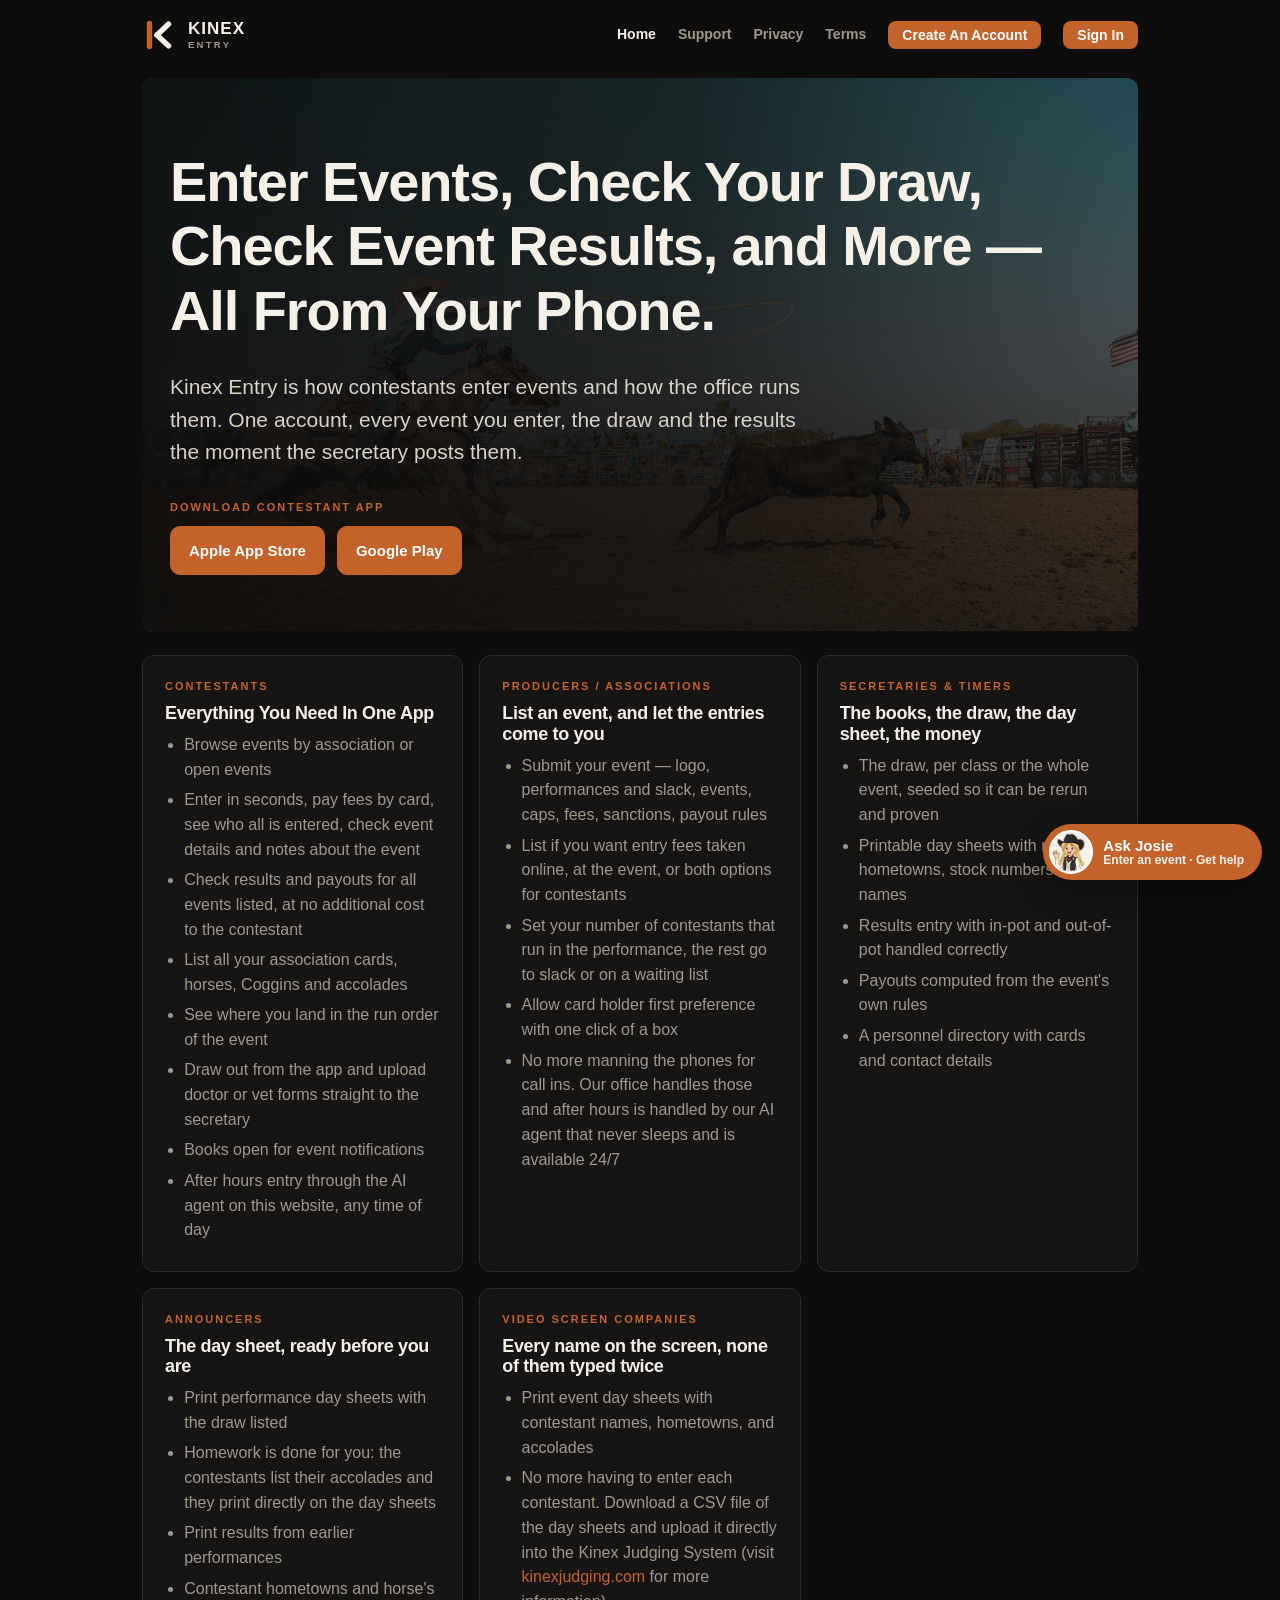
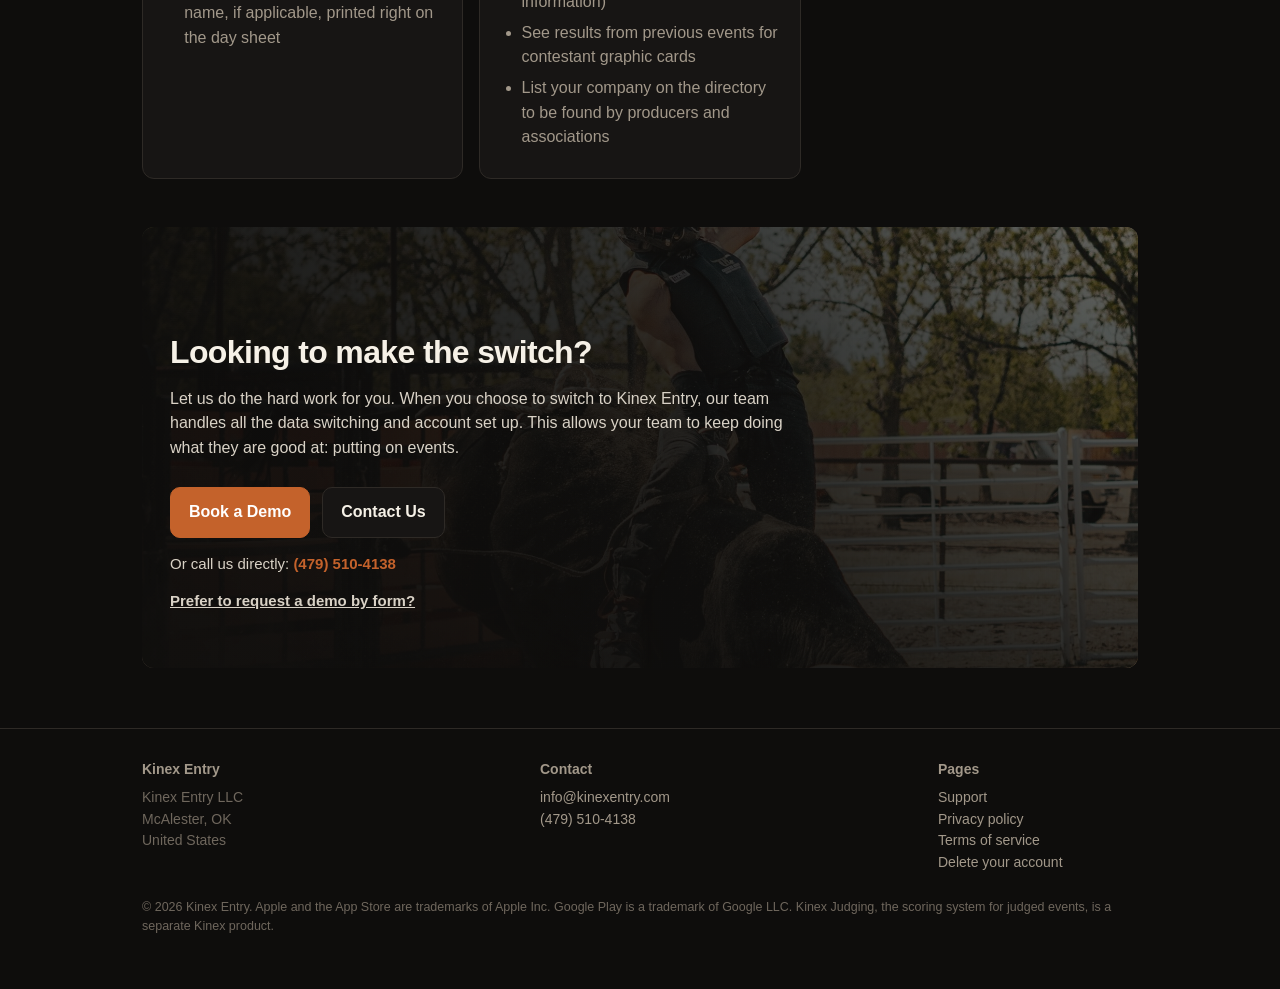
<file: index.html>
<!doctype html>
<html lang="en">
<head>
  <meta charset="utf-8">
  <meta name="viewport" content="width=device-width, initial-scale=1, interactive-widget=resizes-content">
  <title>Kinex Entry — event entry, from your phone</title>
  <meta name="description" content="Kinex Entry is an event entry service. Contestants enter, pay fees, see their draw and results on their phone; producers, associations, secretaries and timers run the event from the office console.">
  <link rel="icon" href="assets/favicon.png">
  <link rel="apple-touch-icon" href="assets/icon-512.png">
  <link rel="stylesheet" href="site.css?v=20261117a">
  <link rel="stylesheet" href="/josie/josie-site.css?v=20261104r">
</head>
<body>
  <header class="wrap top">
    <a class="logo" href="/">
      <img src="assets/mark.svg" alt="">
      <span class="words"><span class="name">KINEX</span><span class="sub">Entry</span></span>
    </a>
    <nav>
      <a href="/" aria-current="page">Home</a>
      <a href="/support">Support</a>
      <a href="/privacy">Privacy</a>
      <a href="/terms">Terms</a>
      <a class="navbtn" href="https://office.kinexentry.com/join">Create An Account</a>
      <details class="navmenu">
        <summary class="navbtn">Sign In</summary>
        <div class="menu">
          <a href="https://association.kinexentry.com"><strong>Association Sign In</strong><span>Your association's desk: list and approve events, office staff, invoices.</span></a>
          <a href="https://office.kinexentry.com/sign-in"><strong>Personnel Sign In</strong><span>Producers and stock contractors, secretaries and timers.</span></a>
        </div>
      </details>
    </nav>
  </header>

  <main class="wrap">
    <section class="hero photo" style="--photo: url(assets/photos/roping.jpg)">
      <h1>Enter Events, Check Your Draw, Check Event Results, and More — All From Your Phone.</h1>
      <p class="lede">
        Kinex Entry is how contestants enter events and how the office runs them. One account,
        every event you enter, the draw and the results the moment the secretary posts them.
      </p>
      <div class="download">
        <div class="label">Download Contestant App</div>
        <div class="cta">
          <a class="btn primary" href="https://apps.apple.com/us/app/kinex-entry/id6812935605">Apple App Store</a>
          <a class="btn primary" href="https://play.google.com/store/apps/details?id=com.kinexentry.app">Google Play</a>
        </div>
      </div>
    </section>

    <section>
      <div class="grid">
        <div class="panel">
          <div class="label">Contestants</div>
          <h3>Everything You Need In One App</h3>
          <ul>
            <li>Browse events by association or open events</li>
            <li>Enter in seconds, pay fees by card, see who all is entered, check event details and notes about the event</li>
            <li>Check results and payouts for all events listed, at no additional cost to the contestant</li>
            <li>List all your association cards, horses, Coggins and accolades</li>
            <li>See where you land in the run order of the event</li>
            <li>Draw out from the app and upload doctor or vet forms straight to the secretary</li>
            <li>Books open for event notifications</li>
            <li>After hours entry through the AI agent on this website, any time of day</li>
          </ul>
        </div>
        <div class="panel">
          <div class="label">Producers / Associations</div>
          <h3>List an event, and let the entries come to you</h3>
          <ul>
            <li>Submit your event — logo, performances and slack, events, caps, fees, sanctions, payout rules</li>
            <li>List if you want entry fees taken online, at the event, or both options for contestants</li>
            <li>Set your number of contestants that run in the performance, the rest go to slack or on a waiting list</li>
            <li>Allow card holder first preference with one click of a box</li>
            <li>No more manning the phones for call ins. Our office handles those and after hours is handled by our AI agent that never sleeps and is available 24/7</li>
          </ul>
        </div>
        <div class="panel">
          <div class="label">Secretaries &amp; timers</div>
          <h3>The books, the draw, the day sheet, the money</h3>
          <ul>
            <li>The draw, per class or the whole event, seeded so it can be rerun and proven</li>
            <li>Printable day sheets with names, hometowns, stock numbers and names</li>
            <li>Results entry with in-pot and out-of-pot handled correctly</li>
            <li>Payouts computed from the event's own rules</li>
            <li>A personnel directory with cards and contact details</li>
          </ul>
        </div>
        <div class="panel">
          <div class="label">Announcers</div>
          <h3>The day sheet, ready before you are</h3>
          <ul>
            <li>Print performance day sheets with the draw listed</li>
            <li>Homework is done for you: the contestants list their accolades and they print directly on the day sheets</li>
            <li>Print results from earlier performances</li>
            <li>Contestant hometowns and horse's name, if applicable, printed right on the day sheet</li>
          </ul>
        </div>
        <div class="panel">
          <div class="label">Video Screen Companies</div>
          <h3>Every name on the screen, none of them typed twice</h3>
          <ul>
            <li>Print event day sheets with contestant names, hometowns, and accolades</li>
            <li>No more having to enter each contestant. Download a CSV file of the day sheets and upload it directly into the Kinex Judging System (visit <a href="https://kinexjudging.com">kinexjudging.com</a> for more information)</li>
            <li>See results from previous events for contestant graphic cards</li>
            <li>List your company on the directory to be found by producers and associations</li>
          </ul>
        </div>
      </div>
    </section>

    <section class="band" id="contact" style="--photo: url(assets/photos/bull.jpg)">
      <h2>Looking to make the switch?</h2>
      <p style="max-width: 640px;">
        Let us do the hard work for you. When you choose to switch to Kinex Entry, our team handles
        all the data switching and account set up. This allows your team to keep doing what they are
        good at: putting on events.
      </p>
      <div class="cta">
        <a class="btn primary" id="demo-open" href="https://calendar.app.google/t4qU9NfHbCBFmVNM8" target="_blank" rel="noopener noreferrer">Book a Demo</a>
        <button class="btn" type="button" id="contact-open" aria-expanded="false" aria-controls="contact-form">Contact Us</button>
      </div>
      <p class="callus">Or call us directly: <a href="tel:+14795104138">(479) 510-4138</a></p>
      <p class="callus"><button class="text-link" type="button" id="demo-form-open" aria-expanded="false" aria-controls="demo-form">Prefer to request a demo by form?</button></p>

      <form class="contact" id="demo-form" hidden novalidate>
        <p class="contact-lede">Can&apos;t find a slot on the calendar? Send a request and we will find a time. Or call <a href="tel:+14795104138">(479) 510-4138</a>.</p>
        <div class="fields">
          <label>Your name<input name="name" required maxlength="120" autocomplete="name"></label>
          <label>Email<input name="email" type="email" required maxlength="200" autocomplete="email"></label>
          <label>Phone<input name="phone" type="tel" maxlength="40" autocomplete="tel"></label>
          <label>Outfit or association<input name="organization" maxlength="160" autocomplete="organization"></label>
          <label class="span-2">Preferred day / time window<input name="preferredTime" required maxlength="200" placeholder="e.g. Tue or Thu after 4 PM CT"></label>
        </div>
        <label>Notes<textarea name="message" rows="4" maxlength="4000" placeholder="Anything we should know before we meet"></textarea></label>
        <input type="hidden" name="intent" value="demo">
        <label class="trap" aria-hidden="true">Website<input name="website" tabindex="-1" autocomplete="off"></label>
        <div class="cta" style="margin-top: 6px;">
          <button class="btn primary" type="submit">Request demo</button>
          <span class="contact-status" id="demo-status" role="status"></span>
        </div>
      </form>

      <form class="contact" id="contact-form" hidden novalidate>
        <p class="contact-lede">Tell us a little about your outfit or association and we will get right back to you. Or call <a href="tel:+14795104138">(479) 510-4138</a>.</p>
        <div class="fields">
          <label>Your name<input name="name" required maxlength="120" autocomplete="name"></label>
          <label>Email<input name="email" type="email" required maxlength="200" autocomplete="email"></label>
          <label>Phone<input name="phone" type="tel" maxlength="40" autocomplete="tel"></label>
          <label>Outfit or association<input name="organization" maxlength="160" autocomplete="organization"></label>
        </div>
        <label>How can we help?<textarea name="message" rows="5" required maxlength="4000"></textarea></label>
        <input type="hidden" name="intent" value="contact">
        <label class="trap" aria-hidden="true">Website<input name="website" tabindex="-1" autocomplete="off"></label>
        <div class="cta" style="margin-top: 6px;">
          <button class="btn primary" type="submit">Send</button>
          <span class="contact-status" id="contact-status" role="status"></span>
        </div>
      </form>
    </section>
  </main>

  <footer>
    <div class="wrap">
      <div class="cols">
        <div class="col">
          <strong>Kinex Entry</strong>
          Kinex Entry LLC<br>
          McAlester, OK<br>
          United States
        </div>
        <div class="col">
          <strong>Contact</strong>
          <a href="mailto:info@kinexentry.com">info@kinexentry.com</a><br>
          <a href="tel:+14795104138">(479) 510-4138</a>
        </div>
        <div class="col">
          <strong>Pages</strong>
          <a href="/support">Support</a><br>
          <a href="/privacy">Privacy policy</a><br>
          <a href="/terms">Terms of service</a><br>
          <a href="/delete-account">Delete your account</a>
        </div>
      </div>
      <p class="fine">
        © 2026 Kinex Entry. Apple and the App Store are trademarks of Apple Inc. Google Play is a trademark of Google LLC. Kinex Judging, the scoring
        system for judged events, is a separate Kinex product.
      </p>
    </div>
  </footer>

  <!-- Josie: the help hand in the corner. She enters events (the same routes and 20-minute pass as before, in /josie/josie-site-chat.js),
       answers questions through the API's help route, and reads a line aloud when asked. chat.js stays on the server only for rollback. -->
  <div class="kchat" id="kchat">
    <button type="button" class="kchat-bubble josie" id="kchat-open" aria-controls="kchat-panel" aria-expanded="false">
      <img class="kchat-face-sm" data-josie-avatar alt="" width="44" height="44">
      <span class="kchat-bubble-words">Ask Josie<small>Enter an event · Get help</small></span>
    </button>
    <section class="kchat-panel" id="kchat-panel" hidden aria-label="Josie, Kinex Entry helper">
      <header class="kchat-head">
        <img class="kchat-face" id="kchat-face" alt="Josie" width="58" height="58">
        <span class="kchat-who"><strong>Josie</strong><small>Kinex Entry helper · enter events, get help</small></span>
        <span class="kchat-tools">
          <button type="button" class="kchat-ib" id="kchat-menu" aria-label="Show Josie's options" title="Options">☰</button>
          <button type="button" class="kchat-ib" id="kchat-voice" aria-pressed="false" aria-label="Voice is off. Tap to have Josie read new messages aloud">🔇</button>
          <button type="button" class="kchat-close" id="kchat-close" aria-label="Close">×</button>
        </span>
      </header>
      <div class="kchat-log" id="kchat-log" aria-live="polite"></div>
      <form class="kchat-form" id="kchat-form" autocomplete="off">
        <input id="kchat-input" placeholder="Type here" aria-label="Your reply" enterkeyhint="send">
        <button type="submit">Send</button>
      </form>
    </section>
  </div>
  <script>
    // Josie's settings. The help and voice routes live on the API; the rule-book route is switched on when the library ships.
    (function () {
      var api = /^(localhost|127.0.0.1)$/.test(location.hostname) ? "http://localhost:8787" : "https://api.kinexentry.com";
      window.JOSIE_SITE = { api: api, assetBase: "/josie/", chatUrl: api + "/v1/help/chat", ttsUrl: api + "/v1/help/tts", rulesUrl: api + "/v1/help/rules", hat: "auto" };
    })();
  </script>
  <script src="/josie/josie-hat-season.js?v=20261031"></script>
  <script src="/josie/kinexentry-helper.config.js?v=20261031"></script>
  <script src="/josie/josie-site-chat.js?v=20261107a"></script>
  <script>
    // Book a Demo opens Google Appointment Schedule; Contact Us and the form fallback post to the API.
    (function () {
      var API = "https://api.kinexentry.com";
      var DEMO_BOOKING = "https://calendar.app.google/t4qU9NfHbCBFmVNM8";
      var demoOpen = document.getElementById("demo-open");
      var demoFormOpen = document.getElementById("demo-form-open");
      var contactOpen = document.getElementById("contact-open");
      var demoForm = document.getElementById("demo-form");
      var contactForm = document.getElementById("contact-form");
      var demoStatus = document.getElementById("demo-status");
      var contactStatus = document.getElementById("contact-status");

      function showForm(form, openBtn, otherForm, otherBtn) {
        var show = form.hidden;
        form.hidden = !show;
        if (openBtn) openBtn.setAttribute("aria-expanded", show ? "true" : "false");
        if (show) {
          otherForm.hidden = true;
          if (otherBtn) otherBtn.setAttribute("aria-expanded", "false");
          if (openBtn !== demoFormOpen && demoFormOpen) demoFormOpen.setAttribute("aria-expanded", "false");
          if (form === contactForm && demoFormOpen) demoFormOpen.setAttribute("aria-expanded", "false");
          form.querySelector("[name=name]").focus();
        }
      }

      function wireSubmit(form, statusEl, requireMessage) {
        form.addEventListener("submit", function (e) {
          e.preventDefault();
          var data = {};
          new FormData(form).forEach(function (v, k) { data[k] = String(v).trim(); });
          if (!data.name || !data.email) {
            statusEl.textContent = "Your name and email, please.";
            return;
          }
          if (data.intent === "demo") {
            if (!data.preferredTime) {
              statusEl.textContent = "Tell us a preferred day or time window.";
              return;
            }
            if (!data.message || data.message.length < 10) {
              data.message = "I would like to book a demo of Kinex Entry.";
            }
          } else if (!data.message || data.message.length < 10) {
            statusEl.textContent = "Your name, email and a message, please.";
            return;
          }
          statusEl.textContent = "Sending…";
          var button = form.querySelector("button[type=submit]");
          button.disabled = true;
          fetch(API + "/v1/contact", { method: "POST", headers: { "content-type": "application/json" }, body: JSON.stringify(data) })
            .then(function (r) { return r.json().then(function (body) { return { ok: r.ok, body: body }; }); })
            .then(function (r) {
              if (r.ok) {
                form.reset();
                if (form.querySelector("[name=intent]")) {
                  form.querySelector("[name=intent]").value = data.intent || "contact";
                }
                statusEl.textContent = data.intent === "demo"
                  ? "Demo request sent. We will be in touch soon."
                  : "Sent. We will be in touch soon.";
              } else {
                statusEl.textContent = (r.body && r.body.message) || "That did not go through. Call us at (479) 510-4138.";
              }
            })
            .catch(function () { statusEl.textContent = "That did not go through. Call us at (479) 510-4138."; })
            .then(function () { button.disabled = false; });
        });
      }

      contactOpen.addEventListener("click", function () {
        showForm(contactForm, contactOpen, demoForm, demoFormOpen);
      });
      demoFormOpen.addEventListener("click", function () {
        showForm(demoForm, demoFormOpen, contactForm, contactOpen);
      });
      wireSubmit(demoForm, demoStatus, false);
      wireSubmit(contactForm, contactStatus, true);

      if (location.hash === "#demo" || /[?&]demo=1\b/.test(location.search)) {
        window.location.replace(DEMO_BOOKING);
      }
    })();
  </script>
</body>
</html>
</file>
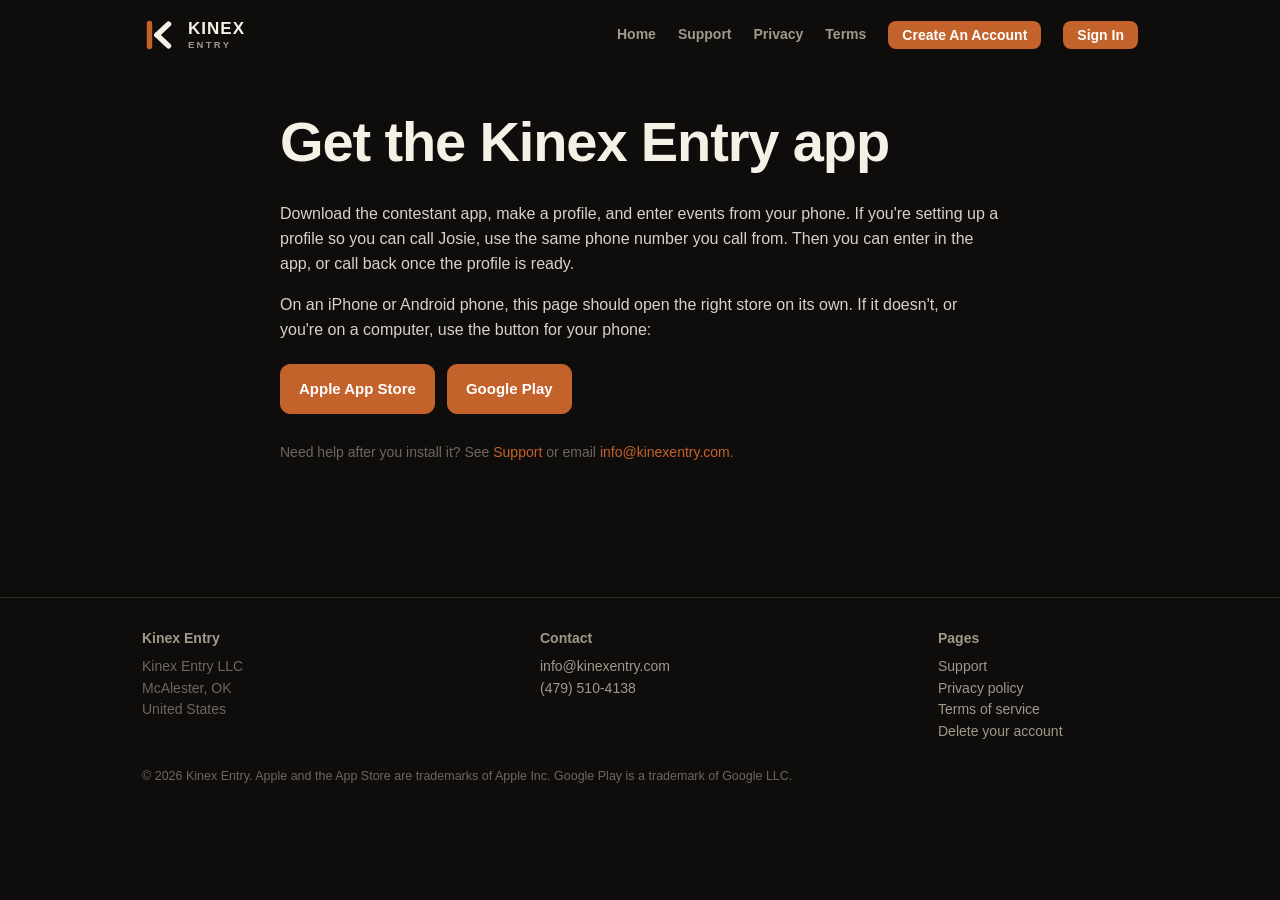
<file: app.html>
<!doctype html>
<html lang="en">
<head>
  <meta charset="utf-8">
  <meta name="viewport" content="width=device-width, initial-scale=1, interactive-widget=resizes-content">
  <title>Get the app — Kinex Entry</title>
  <meta name="description" content="Download the Kinex Entry contestant app from the Apple App Store or Google Play. Create a profile, then enter events in the app or call back.">
  <link rel="icon" href="assets/favicon.png">
  <link rel="apple-touch-icon" href="assets/icon-512.png">
  <link rel="stylesheet" href="site.css?v=20261117a">
  <script>
    (function () {
      var APP_STORE = "https://apps.apple.com/us/app/kinex-entry/id6812935605";
      var PLAY = "https://play.google.com/store/apps/details?id=com.kinexentry.app";
      var ua = navigator.userAgent || "";
      var iOS = /iPhone|iPad|iPod/i.test(ua) || (navigator.platform === "MacIntel" && navigator.maxTouchPoints > 1);
      var android = /Android/i.test(ua);
      if (iOS) location.replace(APP_STORE);
      else if (android) location.replace(PLAY);
    })();
  </script>
</head>
<body>
  <header class="wrap top">
    <a class="logo" href="/">
      <img src="assets/mark.svg" alt="">
      <span class="words"><span class="name">KINEX</span><span class="sub">Entry</span></span>
    </a>
    <nav>
      <a href="/">Home</a>
      <a href="/support">Support</a>
      <a href="/privacy">Privacy</a>
      <a href="/terms">Terms</a>
      <a class="navbtn" href="https://office.kinexentry.com/join">Create An Account</a>
      <details class="navmenu">
        <summary class="navbtn">Sign In</summary>
        <div class="menu">
          <a href="https://association.kinexentry.com"><strong>Association Sign In</strong><span>Your association's desk: list and approve events, office staff, invoices.</span></a>
          <a href="https://office.kinexentry.com/sign-in"><strong>Personnel Sign In</strong><span>Producers and stock contractors, secretaries and timers.</span></a>
        </div>
      </details>
    </nav>
  </header>

  <main class="wrap prose">
    <h1>Get the Kinex Entry app</h1>
    <p>
      Download the contestant app, make a profile, and enter events from your phone.
      If you're setting up a profile so you can call Josie, use the same phone number
      you call from. Then you can enter in the app, or call back once the profile is ready.
    </p>
    <p>
      On an iPhone or Android phone, this page should open the right store on its own.
      If it doesn't, or you're on a computer, use the button for your phone:
    </p>
    <div class="cta" style="margin-top: 22px">
      <a class="btn primary" href="https://apps.apple.com/us/app/kinex-entry/id6812935605">Apple App Store</a>
      <a class="btn primary" href="https://play.google.com/store/apps/details?id=com.kinexentry.app">Google Play</a>
    </div>
    <p class="meta" style="margin-top: 28px">
      Need help after you install it? See <a href="/support">Support</a> or email
      <a href="mailto:info@kinexentry.com">info@kinexentry.com</a>.
    </p>
  </main>

  <footer>
    <div class="wrap">
      <div class="cols">
        <div class="col">
          <strong>Kinex Entry</strong>
          Kinex Entry LLC<br>McAlester, OK<br>United States
        </div>
        <div class="col">
          <strong>Contact</strong>
          <a href="mailto:info@kinexentry.com">info@kinexentry.com</a><br><a href="tel:+14795104138">(479) 510-4138</a>
        </div>
        <div class="col">
          <strong>Pages</strong>
          <a href="/support">Support</a><br>
          <a href="/privacy">Privacy policy</a><br>
          <a href="/terms">Terms of service</a><br>
          <a href="/delete-account">Delete your account</a>
        </div>
      </div>
      <p class="fine">© 2026 Kinex Entry. Apple and the App Store are trademarks of Apple Inc. Google Play is a trademark of Google LLC.</p>
    </div>
  </footer>
</body>
</html>
</file>
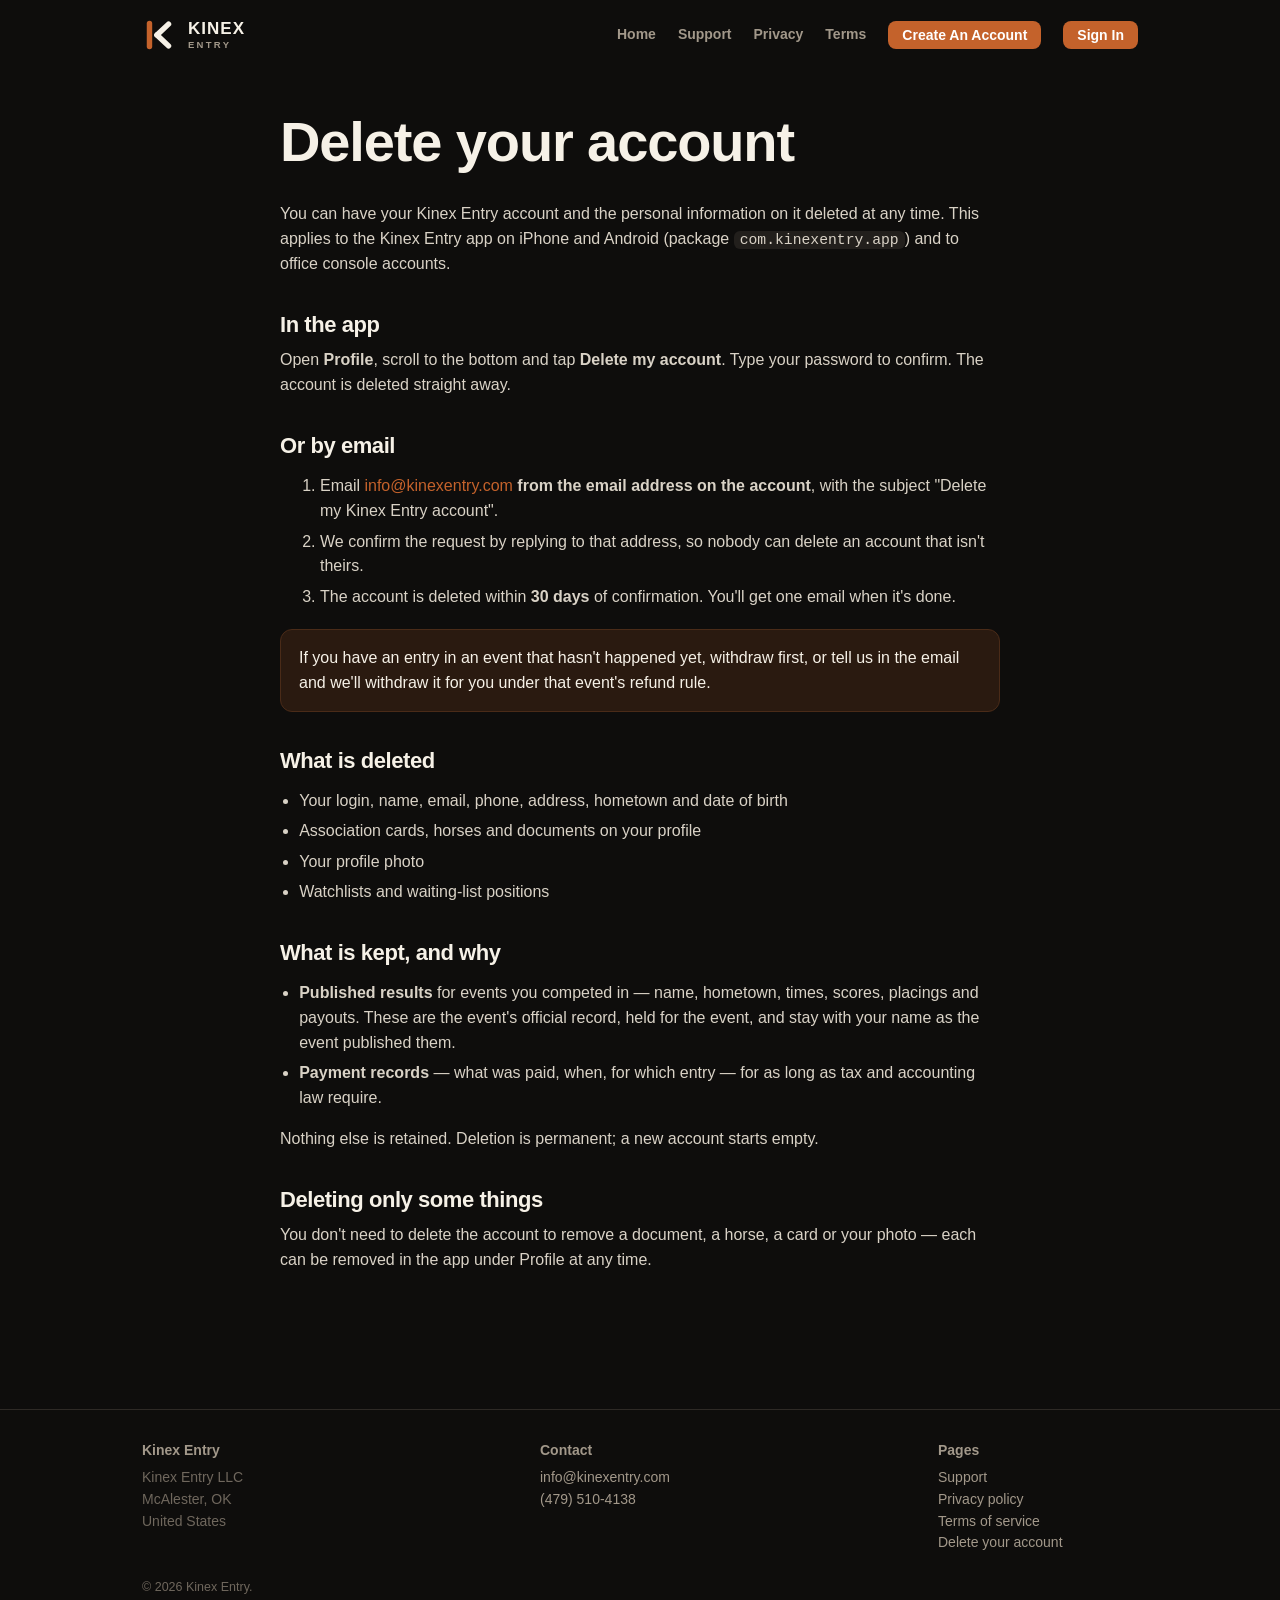
<file: delete-account.html>
<!doctype html>
<html lang="en">
<head>
  <meta charset="utf-8">
  <meta name="viewport" content="width=device-width, initial-scale=1, interactive-widget=resizes-content">
  <title>Delete your account — Kinex Entry</title>
  <meta name="description" content="How to delete your Kinex Entry account and what is removed.">
  <link rel="icon" href="assets/favicon.png">
  <link rel="stylesheet" href="site.css?v=20261117a">
</head>
<body>
  <header class="wrap top">
    <a class="logo" href="/">
      <img src="assets/mark.svg" alt="">
      <span class="words"><span class="name">KINEX</span><span class="sub">Entry</span></span>
    </a>
    <nav>
      <a href="/">Home</a>
      <a href="/support">Support</a>
      <a href="/privacy">Privacy</a>
      <a href="/terms">Terms</a>
      <a class="navbtn" href="https://office.kinexentry.com/join">Create An Account</a>
      <details class="navmenu">
        <summary class="navbtn">Sign In</summary>
        <div class="menu">
          <a href="https://association.kinexentry.com"><strong>Association Sign In</strong><span>Your association's desk: list and approve events, office staff, invoices.</span></a>
          <a href="https://office.kinexentry.com/sign-in"><strong>Personnel Sign In</strong><span>Producers and stock contractors, secretaries and timers.</span></a>
        </div>
      </details>
    </nav>
  </header>

  <main class="wrap prose">
    <h1>Delete your account</h1>
    <p>
      You can have your Kinex Entry account and the personal information on it deleted at any time.
      This applies to the Kinex Entry app on iPhone and Android (package <code>com.kinexentry.app</code>)
      and to office console accounts.
    </p>

    <h2>In the app</h2>
    <p>
      Open <strong>Profile</strong>, scroll to the bottom and tap <strong>Delete my account</strong>.
      Type your password to confirm. The account is deleted straight away.
    </p>

    <h2>Or by email</h2>
    <ol>
      <li>Email <a href="mailto:info@kinexentry.com?subject=Delete%20my%20Kinex%20Entry%20account">info@kinexentry.com</a> <strong>from the email address on the account</strong>, with the subject "Delete my Kinex Entry account".</li>
      <li>We confirm the request by replying to that address, so nobody can delete an account that isn't theirs.</li>
      <li>The account is deleted within <strong>30 days</strong> of confirmation. You'll get one email when it's done.</li>
    </ol>
    <div class="callout">
      If you have an entry in an event that hasn't happened yet, withdraw first, or tell us in the
      email and we'll withdraw it for you under that event's refund rule.
    </div>

    <h2>What is deleted</h2>
    <ul>
      <li>Your login, name, email, phone, address, hometown and date of birth</li>
      <li>Association cards, horses and documents on your profile</li>
      <li>Your profile photo</li>
      <li>Watchlists and waiting-list positions</li>
    </ul>

    <h2>What is kept, and why</h2>
    <ul>
      <li>
        <strong>Published results</strong> for events you competed in — name, hometown, times, scores,
        placings and payouts. These are the event's official record, held for the event, and stay
        with your name as the event published them.
      </li>
      <li><strong>Payment records</strong> — what was paid, when, for which entry — for as long as tax and accounting law require.</li>
    </ul>
    <p>Nothing else is retained. Deletion is permanent; a new account starts empty.</p>

    <h2>Deleting only some things</h2>
    <p>
      You don't need to delete the account to remove a document, a horse, a card or your photo —
      each can be removed in the app under Profile at any time.
    </p>
  </main>

  <footer>
    <div class="wrap">
      <div class="cols">
        <div class="col">
          <strong>Kinex Entry</strong>
          Kinex Entry LLC<br>McAlester, OK<br>United States
        </div>
        <div class="col">
          <strong>Contact</strong>
          <a href="mailto:info@kinexentry.com">info@kinexentry.com</a><br><a href="tel:+14795104138">(479) 510-4138</a>
        </div>
        <div class="col">
          <strong>Pages</strong>
          <a href="/support">Support</a><br>
          <a href="/privacy">Privacy policy</a><br>
          <a href="/terms">Terms of service</a><br>
          <a href="/delete-account">Delete your account</a>
        </div>
      </div>
      <p class="fine">© 2026 Kinex Entry.</p>
    </div>
  </footer>
</body>
</html>
</file>
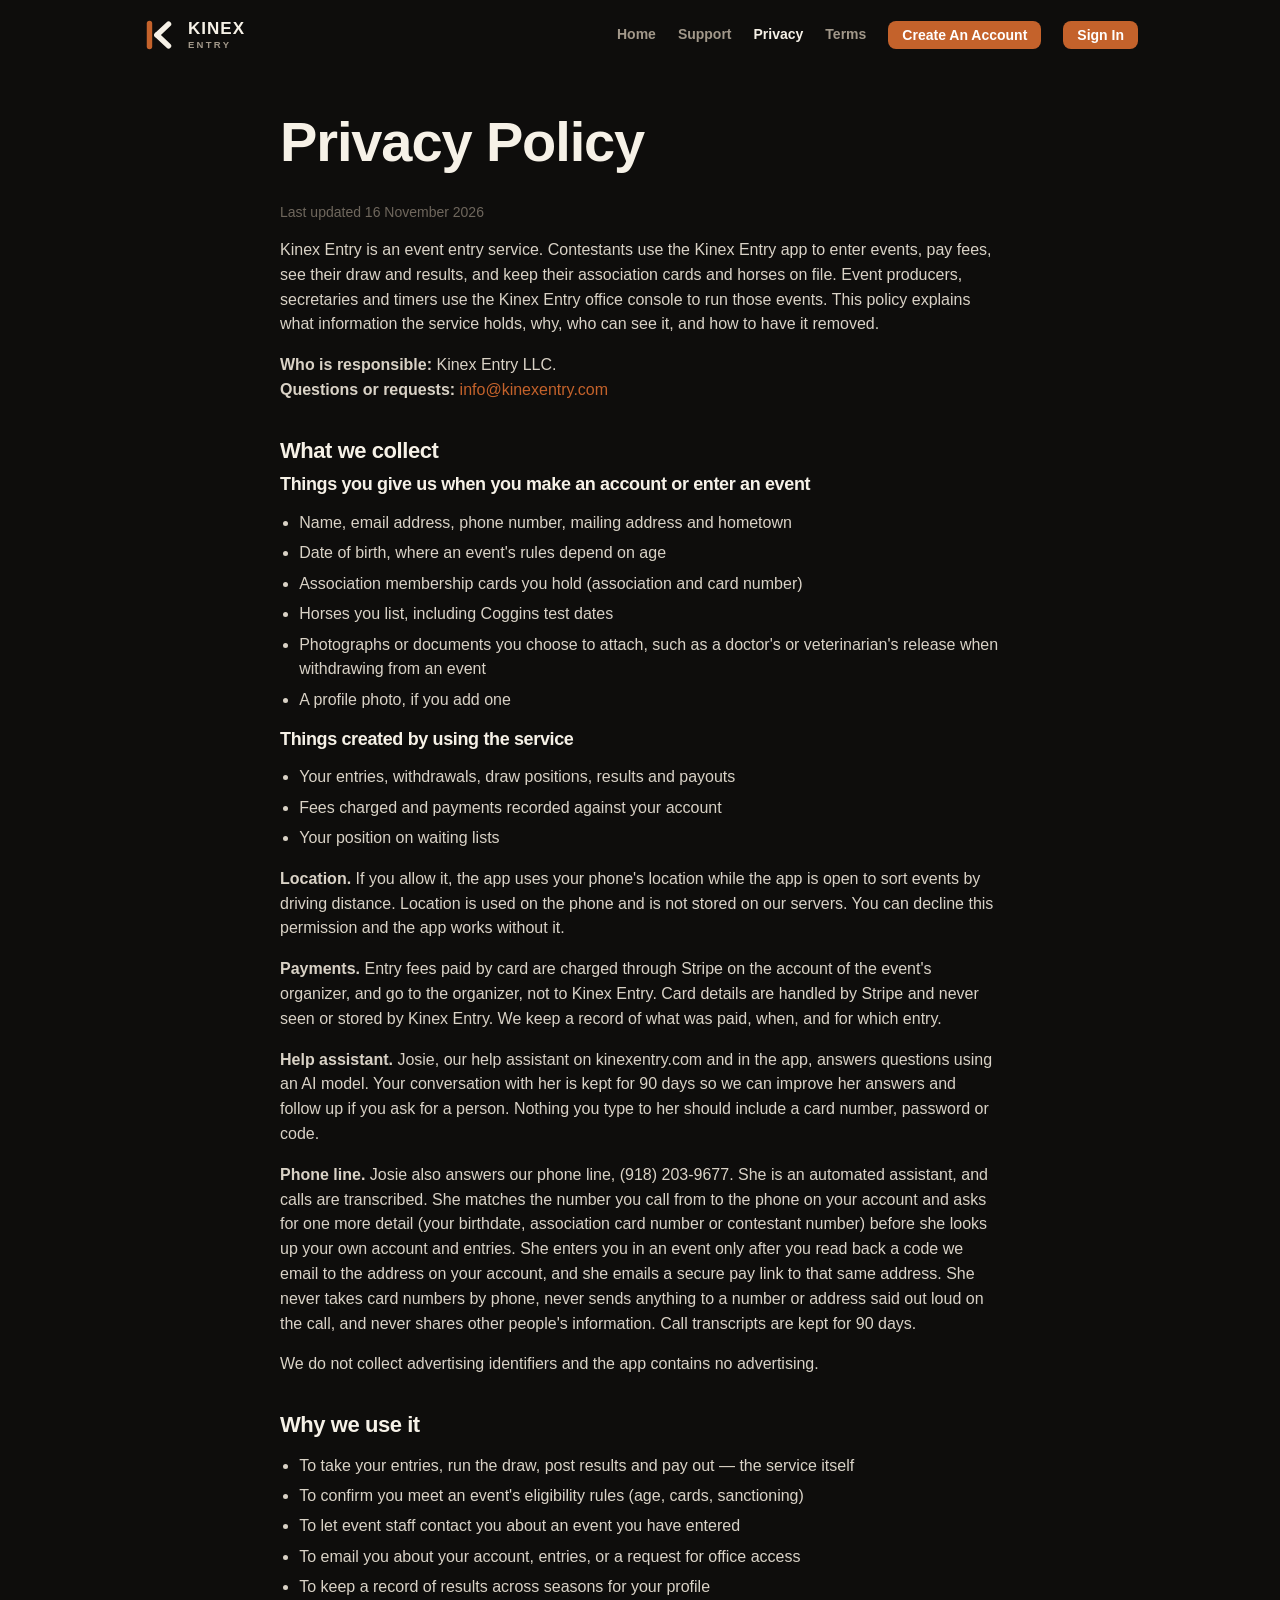
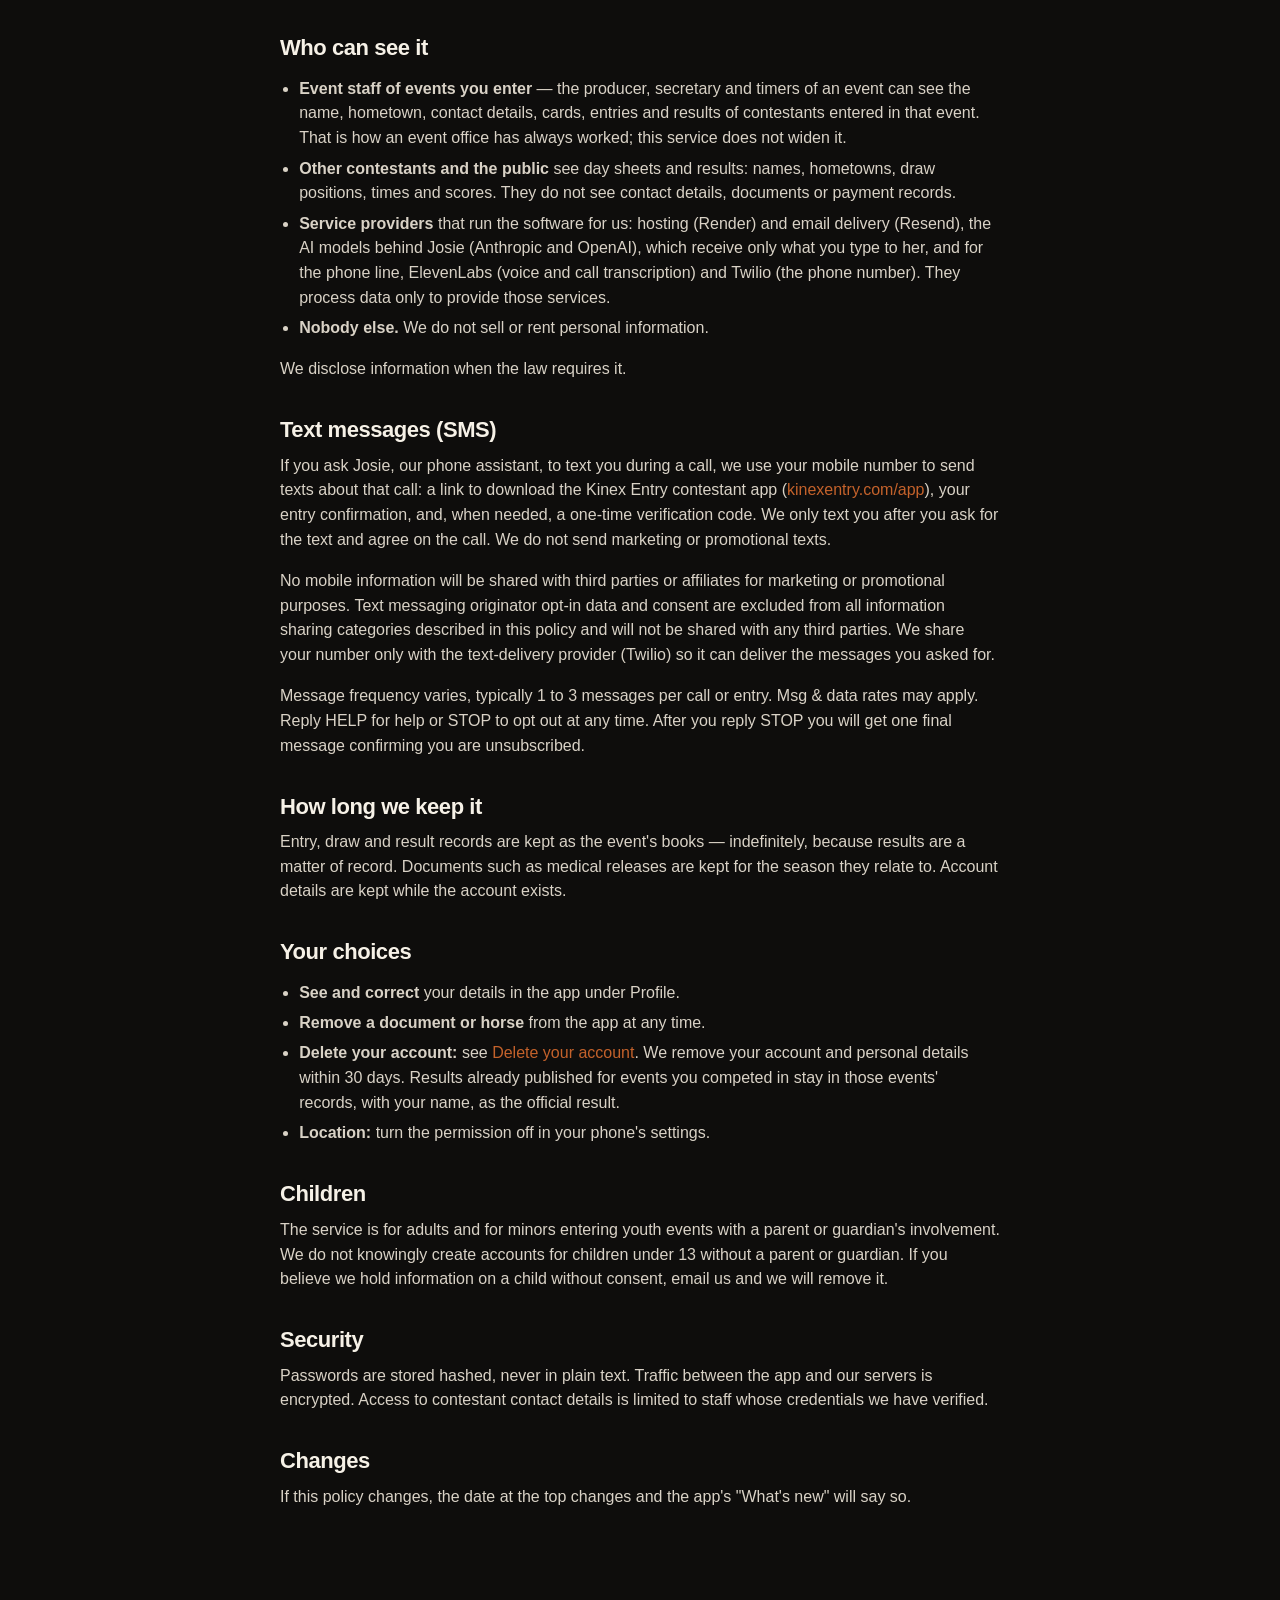
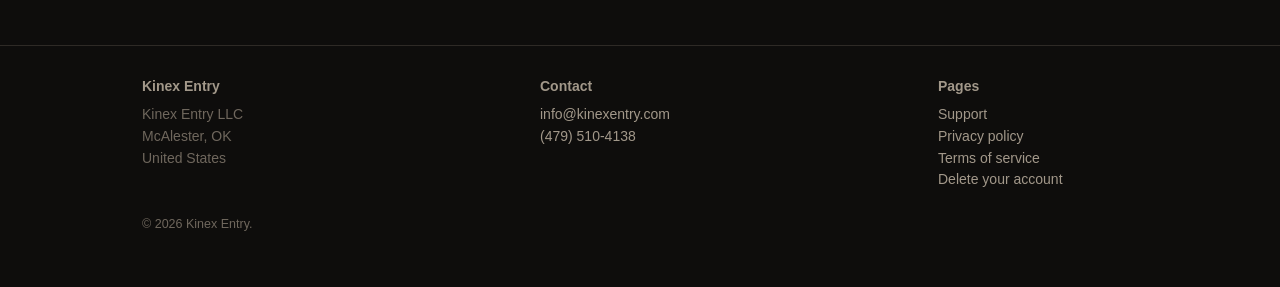
<file: privacy.html>
<!doctype html>
<html lang="en">
<head>
  <meta charset="utf-8">
  <meta name="viewport" content="width=device-width, initial-scale=1, interactive-widget=resizes-content">
  <title>Privacy Policy — Kinex Entry</title>
  <meta name="description" content="What Kinex Entry collects, why, who can see it, and how to have it removed.">
  <link rel="icon" href="assets/favicon.png">
  <link rel="stylesheet" href="site.css?v=20261117a">
</head>
<body>
  <header class="wrap top">
    <a class="logo" href="/">
      <img src="assets/mark.svg" alt="">
      <span class="words"><span class="name">KINEX</span><span class="sub">Entry</span></span>
    </a>
    <nav>
      <a href="/">Home</a>
      <a href="/support">Support</a>
      <a href="/privacy" aria-current="page">Privacy</a>
      <a href="/terms">Terms</a>
      <a class="navbtn" href="https://office.kinexentry.com/join">Create An Account</a>
      <details class="navmenu">
        <summary class="navbtn">Sign In</summary>
        <div class="menu">
          <a href="https://association.kinexentry.com"><strong>Association Sign In</strong><span>Your association's desk: list and approve events, office staff, invoices.</span></a>
          <a href="https://office.kinexentry.com/sign-in"><strong>Personnel Sign In</strong><span>Producers and stock contractors, secretaries and timers.</span></a>
        </div>
      </details>
    </nav>
  </header>

  <main class="wrap prose">
    <h1>Privacy Policy</h1>
    <p class="meta">Last updated 16 November 2026</p>

    <p>
      Kinex Entry is an event entry service. Contestants use the Kinex Entry app to enter events,
      pay fees, see their draw and results, and keep their association cards and horses on file.
      Event producers, secretaries and timers use the Kinex Entry office console to run those
      events. This policy explains what information the service holds, why, who can see it, and
      how to have it removed.
    </p>
    <p>
      <strong>Who is responsible:</strong> Kinex Entry LLC.<br>
      <strong>Questions or requests:</strong> <a href="mailto:info@kinexentry.com">info@kinexentry.com</a>
    </p>

    <h2>What we collect</h2>
    <h3>Things you give us when you make an account or enter an event</h3>
    <ul>
      <li>Name, email address, phone number, mailing address and hometown</li>
      <li>Date of birth, where an event's rules depend on age</li>
      <li>Association membership cards you hold (association and card number)</li>
      <li>Horses you list, including Coggins test dates</li>
      <li>Photographs or documents you choose to attach, such as a doctor's or veterinarian's release when withdrawing from an event</li>
      <li>A profile photo, if you add one</li>
    </ul>
    <h3>Things created by using the service</h3>
    <ul>
      <li>Your entries, withdrawals, draw positions, results and payouts</li>
      <li>Fees charged and payments recorded against your account</li>
      <li>Your position on waiting lists</li>
    </ul>
    <p>
      <strong>Location.</strong> If you allow it, the app uses your phone's location while the app
      is open to sort events by driving distance. Location is used on the phone and is not stored
      on our servers. You can decline this permission and the app works without it.
    </p>
    <p>
      <strong>Payments.</strong> Entry fees paid by card are charged through Stripe on the account of
      the event's organizer, and go to the organizer, not to Kinex Entry. Card details are handled by
      Stripe and never seen or stored by Kinex Entry. We keep a record of what was paid, when, and for which entry.
    </p>
    <p>
      <strong>Help assistant.</strong> Josie, our help assistant on kinexentry.com and in the app,
      answers questions using an AI model. Your conversation with her is kept for 90 days so we can
      improve her answers and follow up if you ask for a person. Nothing you type to her should
      include a card number, password or code.
    </p>
    <p>
      <strong>Phone line.</strong> Josie also answers our phone line, (918) 203-9677. She is an
      automated assistant, and calls are transcribed. She matches the number you call
      from to the phone on your account and asks for one more detail (your birthdate, association
      card number or contestant number) before she looks up your own account and entries. She enters
      you in an event only after you read back a code we email to the address on your account, and
      she emails a secure pay link to that same address. She never takes card numbers by phone, never
      sends anything to a number or address said out loud on the call, and never shares other
      people's information. Call transcripts are kept for 90 days.
    </p>
    <p>We do not collect advertising identifiers and the app contains no advertising.</p>

    <h2>Why we use it</h2>
    <ul>
      <li>To take your entries, run the draw, post results and pay out — the service itself</li>
      <li>To confirm you meet an event's eligibility rules (age, cards, sanctioning)</li>
      <li>To let event staff contact you about an event you have entered</li>
      <li>To email you about your account, entries, or a request for office access</li>
      <li>To keep a record of results across seasons for your profile</li>
    </ul>

    <h2>Who can see it</h2>
    <ul>
      <li>
        <strong>Event staff of events you enter</strong> — the producer, secretary and timers of an
        event can see the name, hometown, contact details, cards, entries and results of contestants
        entered in that event. That is how an event office has always worked; this service does not
        widen it.
      </li>
      <li>
        <strong>Other contestants and the public</strong> see day sheets and results: names,
        hometowns, draw positions, times and scores. They do not see contact details, documents or
        payment records.
      </li>
      <li>
        <strong>Service providers</strong> that run the software for us: hosting (Render) and email
        delivery (Resend), the AI models behind Josie (Anthropic and OpenAI), which receive only
        what you type to her, and for the phone line, ElevenLabs (voice and call transcription) and
        Twilio (the phone number). They process data only to provide those services.
      </li>
      <li><strong>Nobody else.</strong> We do not sell or rent personal information.</li>
    </ul>
    <p>We disclose information when the law requires it.</p>

    <h2>Text messages (SMS)</h2>
    <p>
      If you ask Josie, our phone assistant, to text you during a call, we use your mobile number to
      send texts about that call: a link to download the Kinex Entry contestant app
      (<a href="https://kinexentry.com/app">kinexentry.com/app</a>), your entry confirmation, and,
      when needed, a one-time verification code. We only text you after you ask for the text and
      agree on the call. We do not send marketing or promotional texts.
    </p>
    <p>
      No mobile information will be shared with third parties or affiliates for marketing or promotional purposes.
      Text messaging originator opt-in data and consent are excluded from all information sharing
      categories described in this policy and will not be shared with any third parties. We share your
      number only with the text-delivery provider (Twilio) so it can deliver the messages you asked for.
    </p>
    <p>
      Message frequency varies, typically 1 to 3 messages per call or entry. Msg &amp; data rates may apply.
      Reply HELP for help or STOP to opt out at any time. After you reply STOP you will get one final
      message confirming you are unsubscribed.
    </p>

    <h2>How long we keep it</h2>
    <p>
      Entry, draw and result records are kept as the event's books — indefinitely, because results
      are a matter of record. Documents such as medical releases are kept for the season they relate
      to. Account details are kept while the account exists.
    </p>

    <h2>Your choices</h2>
    <ul>
      <li><strong>See and correct</strong> your details in the app under Profile.</li>
      <li><strong>Remove a document or horse</strong> from the app at any time.</li>
      <li>
        <strong>Delete your account:</strong> see <a href="/delete-account">Delete your account</a>.
        We remove your account and personal details within 30 days. Results already published for
        events you competed in stay in those events' records, with your name, as the official result.
      </li>
      <li><strong>Location:</strong> turn the permission off in your phone's settings.</li>
    </ul>

    <h2>Children</h2>
    <p>
      The service is for adults and for minors entering youth events with a parent or guardian's
      involvement. We do not knowingly create accounts for children under 13 without a parent or
      guardian. If you believe we hold information on a child without consent, email us and we will
      remove it.
    </p>

    <h2>Security</h2>
    <p>
      Passwords are stored hashed, never in plain text. Traffic between the app and our servers is
      encrypted. Access to contestant contact details is limited to staff whose credentials we have
      verified.
    </p>

    <h2>Changes</h2>
    <p>
      If this policy changes, the date at the top changes and the app's "What's new" will say so.
    </p>
  </main>

  <footer>
    <div class="wrap">
      <div class="cols">
        <div class="col">
          <strong>Kinex Entry</strong>
          Kinex Entry LLC<br>McAlester, OK<br>United States
        </div>
        <div class="col">
          <strong>Contact</strong>
          <a href="mailto:info@kinexentry.com">info@kinexentry.com</a><br><a href="tel:+14795104138">(479) 510-4138</a>
        </div>
        <div class="col">
          <strong>Pages</strong>
          <a href="/support">Support</a><br>
          <a href="/privacy">Privacy policy</a><br>
          <a href="/terms">Terms of service</a><br>
          <a href="/delete-account">Delete your account</a>
        </div>
      </div>
      <p class="fine">© 2026 Kinex Entry.</p>
    </div>
  </footer>
</body>
</html>
</file>
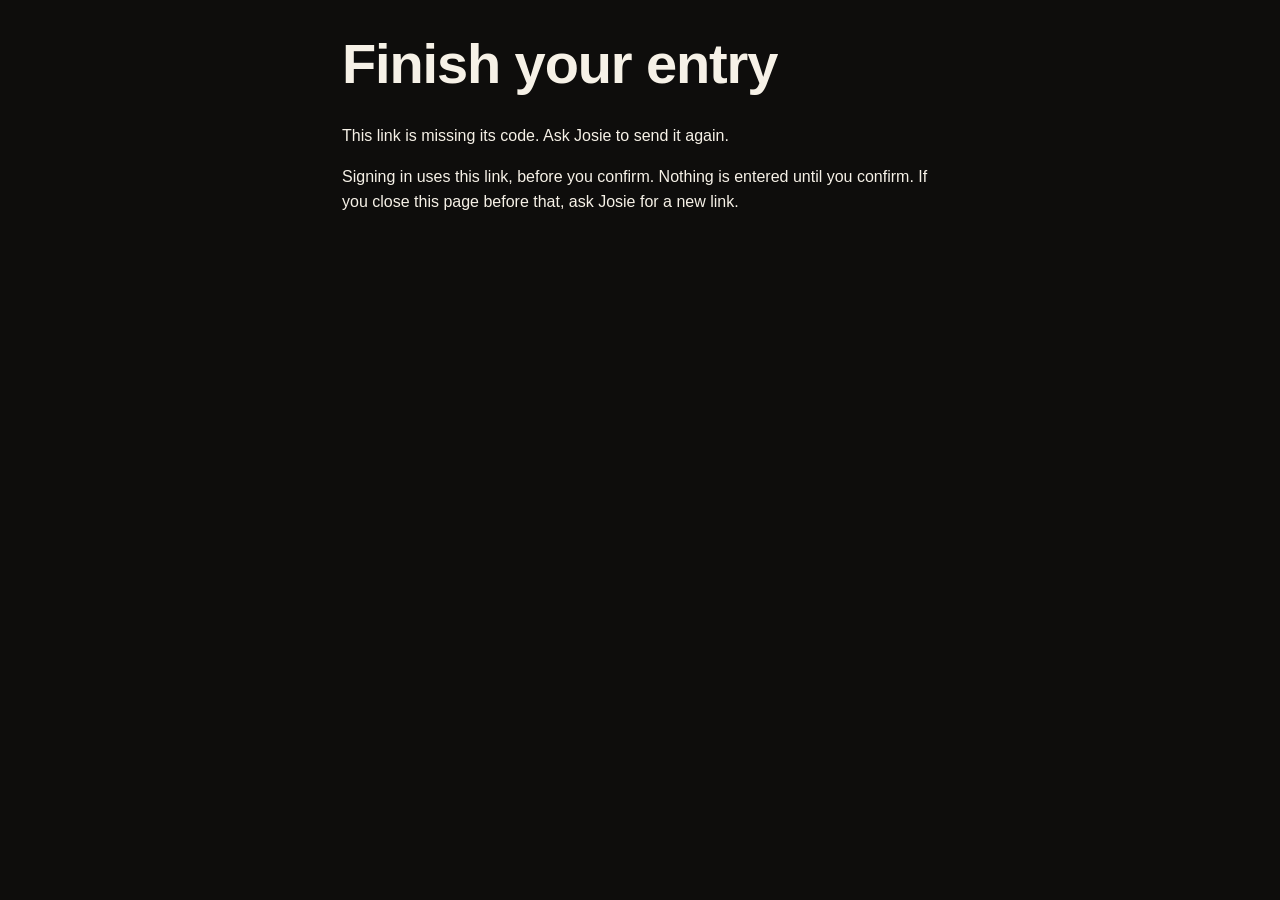
<file: resume.html>
<!doctype html>
<html lang="en">
<head>
  <meta charset="utf-8">
  <meta name="viewport" content="width=device-width, initial-scale=1">
  <title>Finish your entry — Kinex Entry</title>
  <link rel="icon" href="assets/favicon.png">
  <link rel="stylesheet" href="site.css?v=20261117a">
</head>
<body>
  <main class="wrap" style="max-width: 40rem; padding-top: 2rem">
    <h1>Finish your entry</h1>
    <p id="status">Checking the link…</p>
    <form id="signin" class="contact" hidden>
      <p class="contact-lede">Sign in with the email and password on your Kinex Entry account. This is the same sign-in as the app. This page cannot see a sign-in saved on the phone.</p>
      <label>Email
        <input id="email" name="email" type="email" autocomplete="username" required>
      </label>
      <label>Password
        <input id="password" name="password" type="password" autocomplete="current-password" required minlength="8">
      </label>
      <button class="btn primary" id="signin-go" type="submit">Sign in</button>
    </form>
    <div id="detail" hidden></div>
    <p><button class="btn primary" id="go" hidden type="button">Confirm entry</button></p>
    <p class="lede">Signing in uses this link, before you confirm. Nothing is entered until you confirm. If you close this page before that, ask Josie for a new link.</p>
  </main>
  <script>
    (function () {
      var API = /^(localhost|127\.0\.0\.1)$/.test(location.hostname) ? "http://localhost:8787" : "https://api.kinexentry.com";
      var status = document.getElementById("status");
      var detail = document.getElementById("detail");
      var go = document.getElementById("go");
      var form = document.getElementById("signin");
      var resumeToken = (location.hash.match(/(?:^#|[?&])t=([^&]+)/) || [])[1];
      var session = "";
      if (!resumeToken) { status.textContent = "This link is missing its code. Ask Josie to send it again."; return; }
      try { resumeToken = decodeURIComponent(resumeToken); } catch (e) {}
      form.hidden = false;
      status.textContent = "Sign in to see this entry. Nothing is entered until you confirm.";
      var draft = null;
      function redeem() {
        fetch(API + "/v1/voice/resume/redeem", {
          method: "POST",
          headers: { "content-type": "application/json", authorization: "Bearer " + session },
          body: JSON.stringify({ token: resumeToken })
        }).then(function (res) { return res.json().then(function (body) { return { ok: res.ok, body: body }; }); })
          .then(function (r) {
            if (!r.ok) {
              var why = r.body && r.body.error;
              status.textContent = why === "resume_used" ? "This link was already used."
                : why === "resume_expired" ? "This link has expired. Call Josie again and ask for a new one."
                : why === "sign_in_required" ? "Sign in with your Kinex Entry email and password. A website chat pass cannot finish a phone entry."
                : why === "forbidden" ? "That sign-in is a different account than the one on the phone."
                : "This link can't be used.";
              return;
            }
            draft = r.body.draft || {};
            if (r.body.pass) { status.textContent = "This link can't be used."; return; }
            var rodeo = draft.rodeo || {};
            var klass = draft.klass;
            status.textContent = "You're signed in. Nothing is entered until you confirm.";
            detail.hidden = false;
            detail.textContent = (klass && klass.name ? klass.name + " at " : "") + (rodeo.name || "your event")
              + (rodeo.eventNumber ? " (#" + rodeo.eventNumber + ")" : "") + ".";
            go.hidden = false;
            history.replaceState(null, "", location.pathname);
          })
          .catch(function () { status.textContent = "I couldn't reach Kinex Entry just now. Try the link again in a minute."; });
      }
      form.addEventListener("submit", function (ev) {
        ev.preventDefault();
        var button = document.getElementById("signin-go");
        button.disabled = true;
        fetch(API + "/v1/auth/sign-in", {
          method: "POST",
          headers: { "content-type": "application/json" },
          body: JSON.stringify({
            email: document.getElementById("email").value,
            password: document.getElementById("password").value
          })
        }).then(function (res) { return res.json().then(function (body) { return { ok: res.ok, body: body }; }); })
          .then(function (r) {
            if (!r.ok || !r.body || !r.body.token) {
              status.textContent = "That email and password don't match. Nothing was entered.";
              button.disabled = false;
              return;
            }
            session = r.body.token;
            form.hidden = true;
            redeem();
          })
          .catch(function () {
            status.textContent = "I couldn't reach Kinex Entry just now.";
            button.disabled = false;
          });
      });
      go.addEventListener("click", function () {
        if (!draft || !draft.klass || !session) return;
        go.disabled = true;
        fetch(API + "/v1/entries", {
          method: "POST",
          headers: { "content-type": "application/json", authorization: "Bearer " + session },
          body: JSON.stringify({
            classId: draft.klass.id, horseId: draft.horseId || null, preferences: draft.prefs || [],
            placement: draft.placement || "any", buddyCode: draft.buddyCode || null, sameDay: !!draft.sameDay,
            partnerUserId: draft.partner ? draft.partner.userId : null, position: draft.position || null
          })
        }).then(function (res) { return res.json().then(function (body) { return { ok: res.ok, body: body }; }); })
          .then(function (r) {
            if (!r.ok) { status.textContent = "That didn't go through. Nothing new was entered."; go.disabled = false; return; }
            status.textContent = "You're entered. Confirmation " + ((r.body.entry && r.body.entry.confirmationCode) || "") + ".";
            go.hidden = true;
          })
          .catch(function () { status.textContent = "I couldn't reach Kinex Entry just now."; go.disabled = false; });
      });
    })();
  </script>
</body>
</html>
</file>
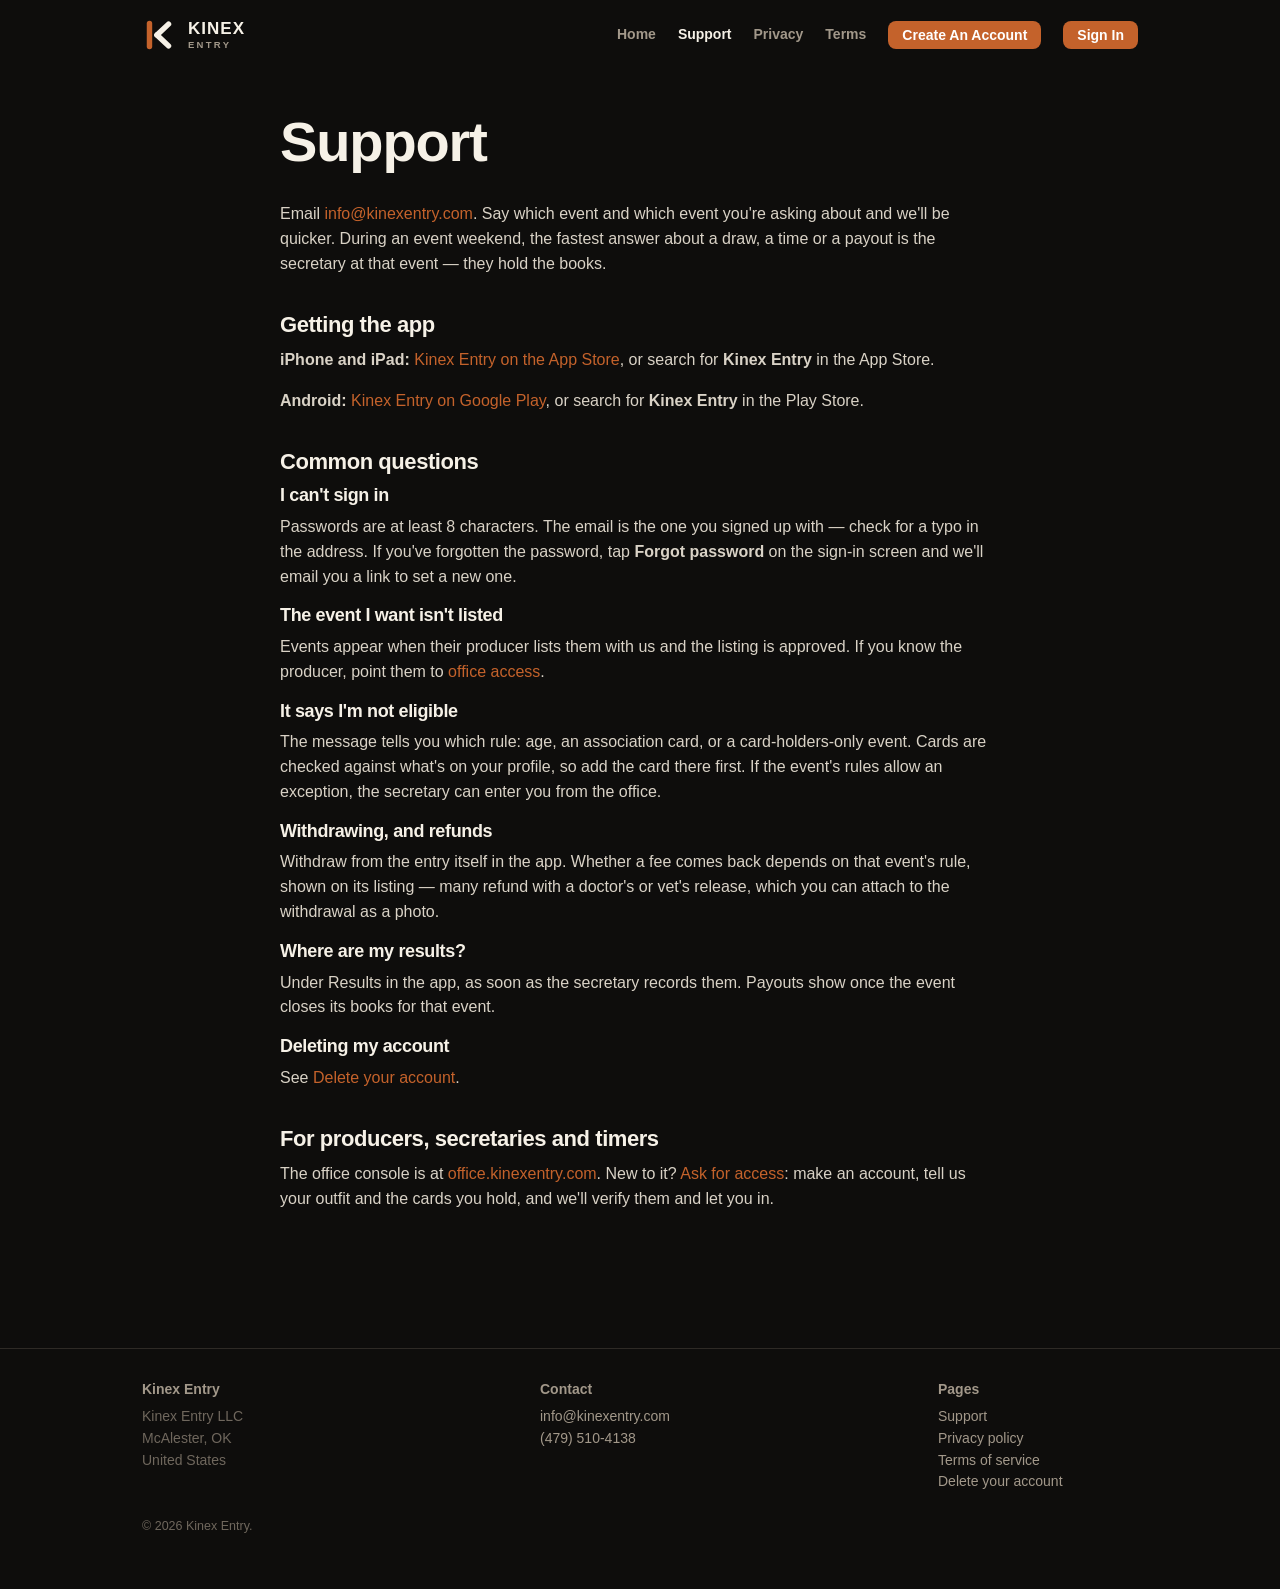
<file: support.html>
<!doctype html>
<html lang="en">
<head>
  <meta charset="utf-8">
  <meta name="viewport" content="width=device-width, initial-scale=1, interactive-widget=resizes-content">
  <title>Support — Kinex Entry</title>
  <meta name="description" content="Get the Kinex Entry app, get help with your account or an entry, or ask for office access.">
  <link rel="icon" href="assets/favicon.png">
  <link rel="stylesheet" href="site.css?v=20261117a">
</head>
<body>
  <header class="wrap top">
    <a class="logo" href="/">
      <img src="assets/mark.svg" alt="">
      <span class="words"><span class="name">KINEX</span><span class="sub">Entry</span></span>
    </a>
    <nav>
      <a href="/">Home</a>
      <a href="/support" aria-current="page">Support</a>
      <a href="/privacy">Privacy</a>
      <a href="/terms">Terms</a>
      <a class="navbtn" href="https://office.kinexentry.com/join">Create An Account</a>
      <details class="navmenu">
        <summary class="navbtn">Sign In</summary>
        <div class="menu">
          <a href="https://association.kinexentry.com"><strong>Association Sign In</strong><span>Your association's desk: list and approve events, office staff, invoices.</span></a>
          <a href="https://office.kinexentry.com/sign-in"><strong>Personnel Sign In</strong><span>Producers and stock contractors, secretaries and timers.</span></a>
        </div>
      </details>
    </nav>
  </header>

  <main class="wrap prose">
    <h1>Support</h1>
    <p>
      Email <a href="mailto:info@kinexentry.com">info@kinexentry.com</a>. Say which event and
      which event you're asking about and we'll be quicker. During an event weekend, the fastest
      answer about a draw, a time or a payout is the secretary at that event — they hold the books.
    </p>

    <h2 id="app">Getting the app</h2>
    <p>
      <strong>iPhone and iPad:</strong> <a href="https://apps.apple.com/us/app/kinex-entry/id6812935605">Kinex Entry on the App Store</a>, or search
      for <strong>Kinex Entry</strong> in the App Store.
    </p>
    <p>
      <strong>Android:</strong> <a href="https://play.google.com/store/apps/details?id=com.kinexentry.app">Kinex Entry on Google Play</a>, or search
      for <strong>Kinex Entry</strong> in the Play Store.
    </p>

    <h2>Common questions</h2>

    <h3>I can't sign in</h3>
    <p>
      Passwords are at least 8 characters. The email is the one you signed up with — check for a
      typo in the address. If you've forgotten the password, tap <strong>Forgot password</strong> on the
      sign-in screen and we'll email you a link to set a new one.
    </p>

    <h3>The event I want isn't listed</h3>
    <p>
      Events appear when their producer lists them with us and the listing is approved. If you know
      the producer, point them to <a href="https://office.kinexentry.com/join">office access</a>.
    </p>

    <h3>It says I'm not eligible</h3>
    <p>
      The message tells you which rule: age, an association card, or a card-holders-only event.
      Cards are checked against what's on your profile, so add the card there first. If the event's
      rules allow an exception, the secretary can enter you from the office.
    </p>

    <h3>Withdrawing, and refunds</h3>
    <p>
      Withdraw from the entry itself in the app. Whether a fee comes back depends on that event's
      rule, shown on its listing — many refund with a doctor's or vet's release, which you can attach
      to the withdrawal as a photo.
    </p>

    <h3>Where are my results?</h3>
    <p>
      Under Results in the app, as soon as the secretary records them. Payouts show once the event
      closes its books for that event.
    </p>

    <h3>Deleting my account</h3>
    <p>See <a href="/delete-account">Delete your account</a>.</p>

    <h2>For producers, secretaries and timers</h2>
    <p>
      The office console is at <a href="https://office.kinexentry.com">office.kinexentry.com</a>.
      New to it? <a href="https://office.kinexentry.com/join">Ask for access</a>: make an account,
      tell us your outfit and the cards you hold, and we'll verify them and let you in.
    </p>
  </main>

  <footer>
    <div class="wrap">
      <div class="cols">
        <div class="col">
          <strong>Kinex Entry</strong>
          Kinex Entry LLC<br>McAlester, OK<br>United States
        </div>
        <div class="col">
          <strong>Contact</strong>
          <a href="mailto:info@kinexentry.com">info@kinexentry.com</a><br><a href="tel:+14795104138">(479) 510-4138</a>
        </div>
        <div class="col">
          <strong>Pages</strong>
          <a href="/support">Support</a><br>
          <a href="/privacy">Privacy policy</a><br>
          <a href="/terms">Terms of service</a><br>
          <a href="/delete-account">Delete your account</a>
        </div>
      </div>
      <p class="fine">© 2026 Kinex Entry.</p>
    </div>
  </footer>
</body>
</html>
</file>
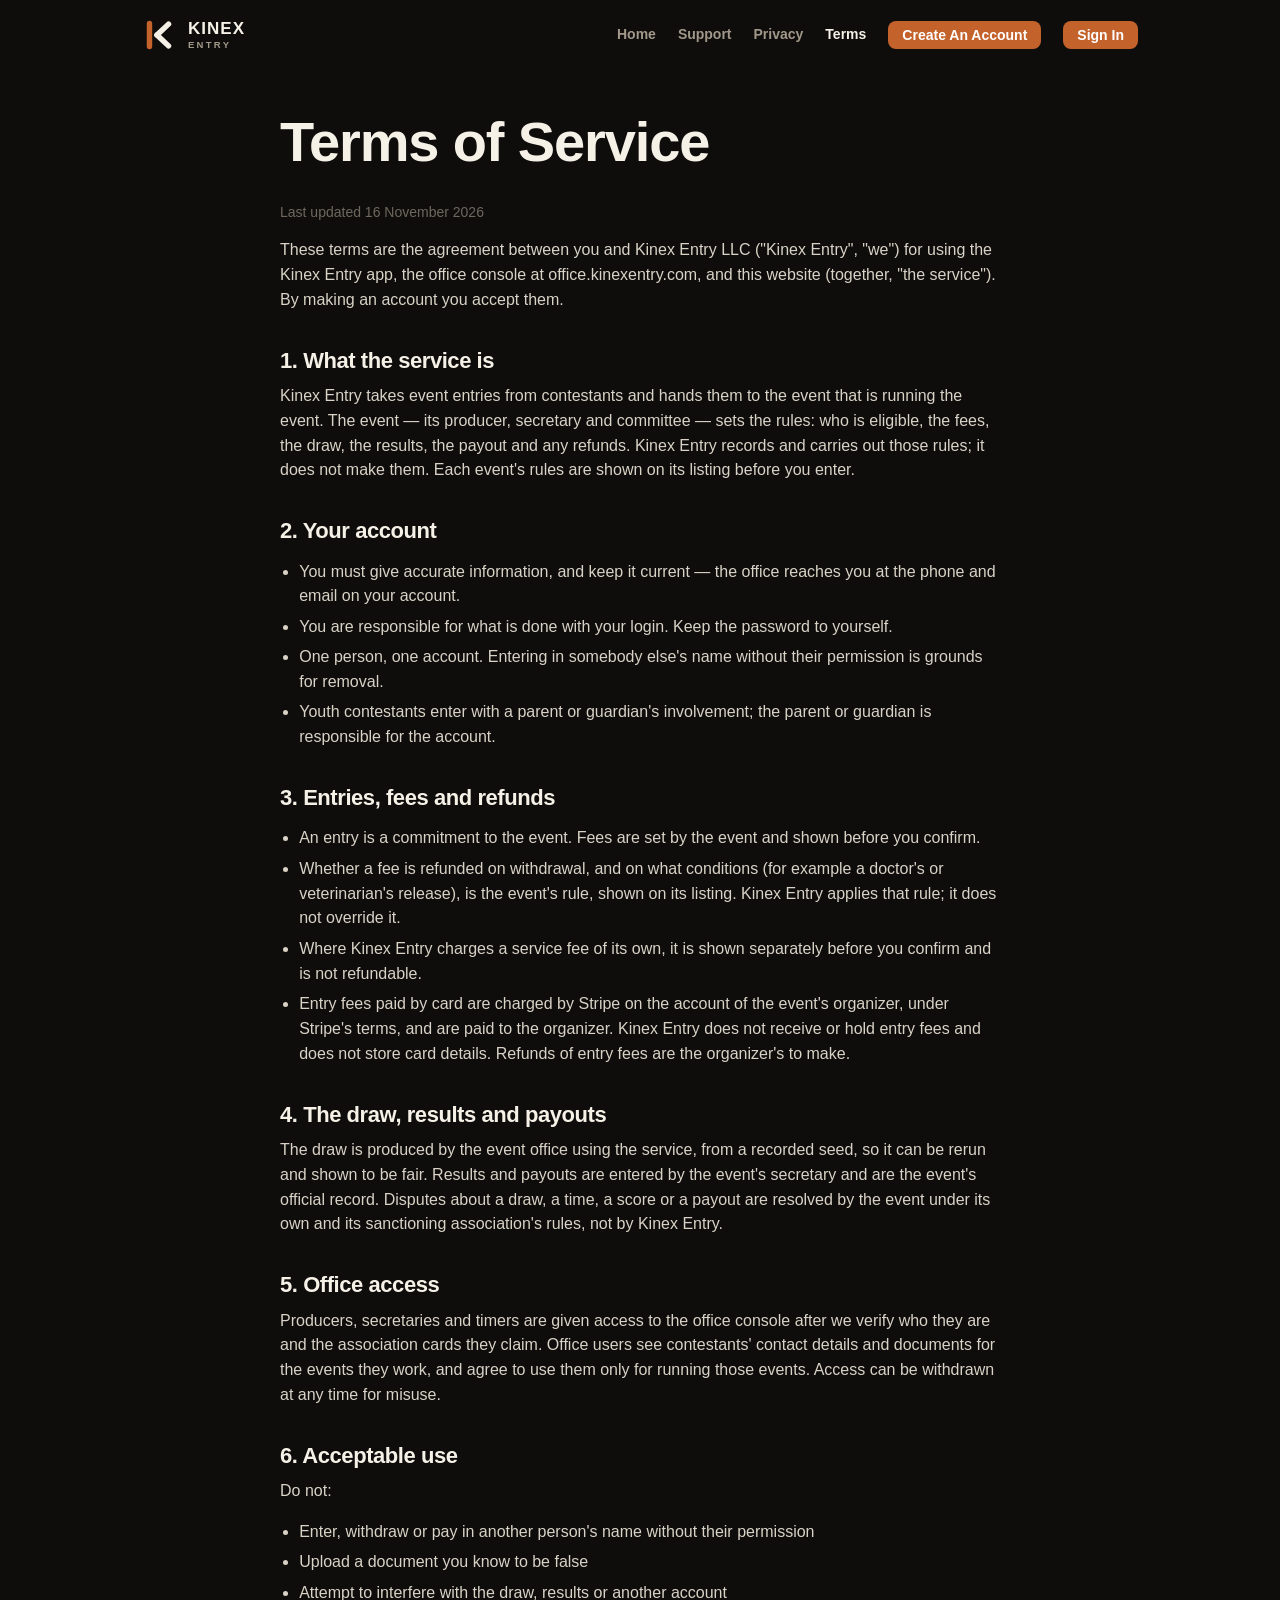
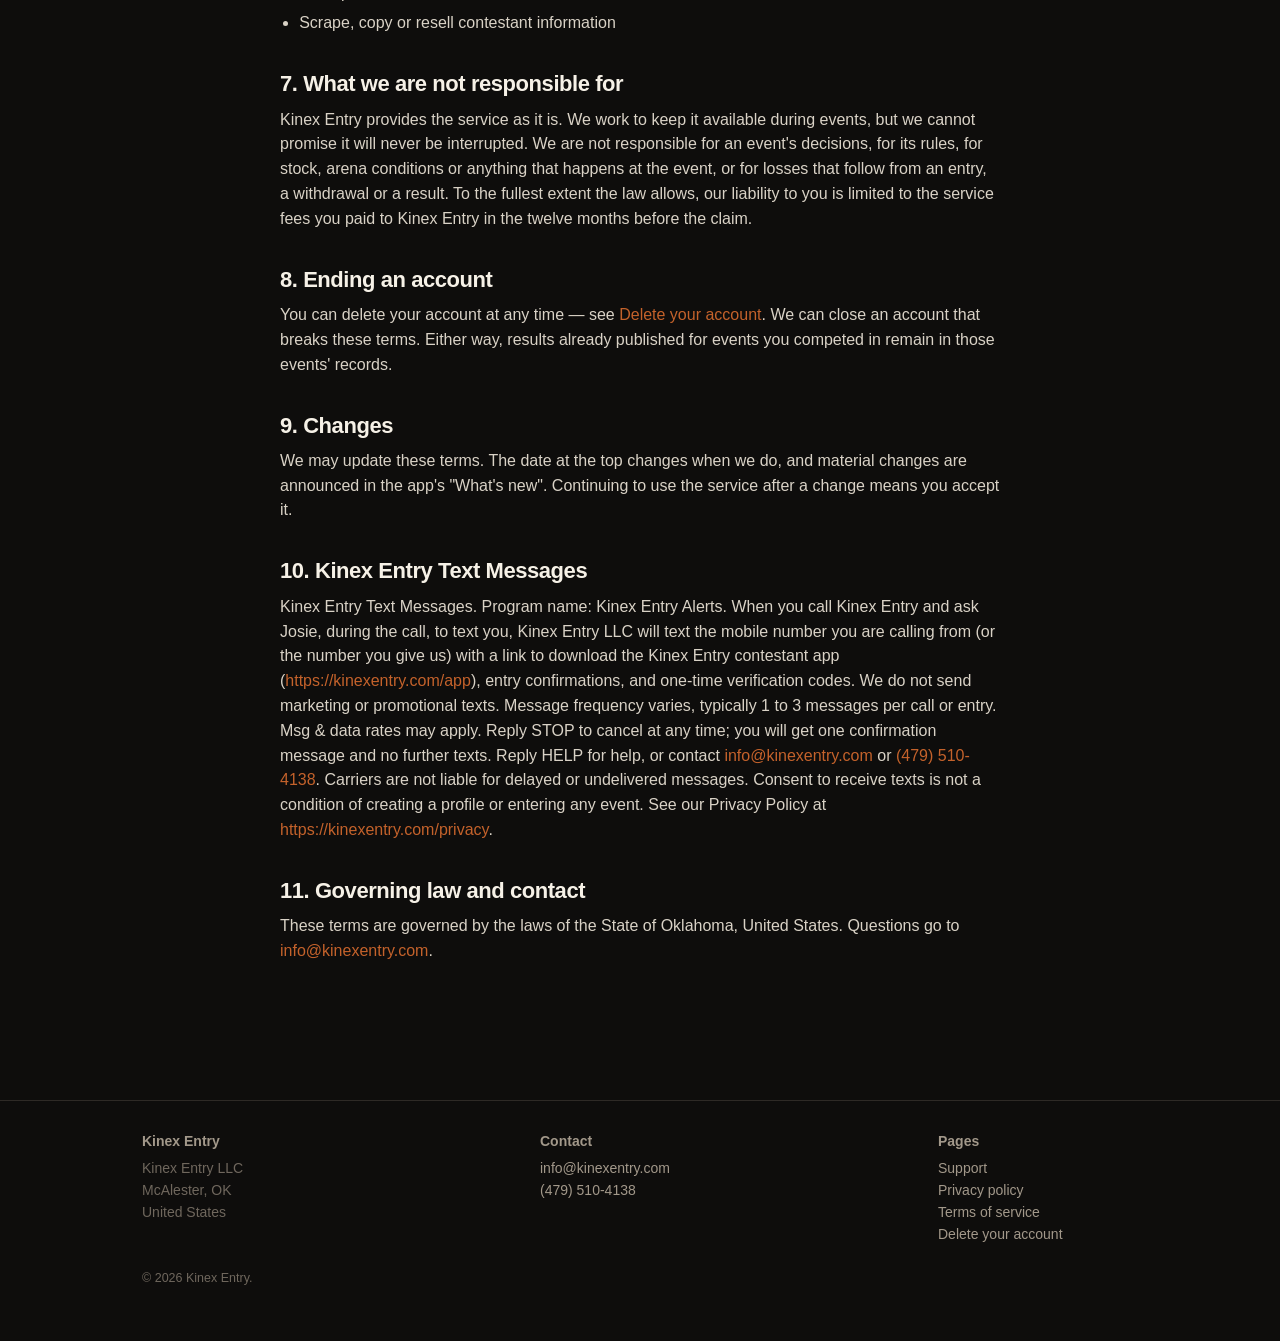
<file: terms.html>
<!doctype html>
<html lang="en">
<head>
  <meta charset="utf-8">
  <meta name="viewport" content="width=device-width, initial-scale=1">
  <title>Terms of Service — Kinex Entry</title>
  <meta name="description" content="The terms for using Kinex Entry as a contestant or as event staff.">
  <link rel="icon" href="assets/favicon.png">
  <link rel="stylesheet" href="site.css?v=20261117a">
</head>
<body>
  <header class="wrap top">
    <a class="logo" href="/">
      <img src="assets/mark.svg" alt="">
      <span class="words"><span class="name">KINEX</span><span class="sub">Entry</span></span>
    </a>
    <nav>
      <a href="/">Home</a>
      <a href="/support">Support</a>
      <a href="/privacy">Privacy</a>
      <a href="/terms" aria-current="page">Terms</a>
      <a class="navbtn" href="https://office.kinexentry.com/join">Create An Account</a>
      <details class="navmenu">
        <summary class="navbtn">Sign In</summary>
        <div class="menu">
          <a href="https://association.kinexentry.com"><strong>Association Sign In</strong><span>Your association's desk: list and approve events, office staff, invoices.</span></a>
          <a href="https://office.kinexentry.com/sign-in"><strong>Personnel Sign In</strong><span>Producers and stock contractors, secretaries and timers.</span></a>
        </div>
      </details>
    </nav>
  </header>

  <main class="wrap prose">
    <h1>Terms of Service</h1>
    <p class="meta">Last updated 16 November 2026</p>

    <p>
      These terms are the agreement between you and Kinex Entry LLC ("Kinex Entry", "we") for
      using the Kinex Entry app, the office console at office.kinexentry.com, and this website
      (together, "the service"). By making an account you accept them.
    </p>

    <h2>1. What the service is</h2>
    <p>
      Kinex Entry takes event entries from contestants and hands them to the event that is running
      the event. The event — its producer, secretary and committee — sets the rules: who is eligible,
      the fees, the draw, the results, the payout and any refunds. Kinex Entry records and carries
      out those rules; it does not make them. Each event's rules are shown on its listing before you
      enter.
    </p>

    <h2>2. Your account</h2>
    <ul>
      <li>You must give accurate information, and keep it current — the office reaches you at the phone and email on your account.</li>
      <li>You are responsible for what is done with your login. Keep the password to yourself.</li>
      <li>One person, one account. Entering in somebody else's name without their permission is grounds for removal.</li>
      <li>Youth contestants enter with a parent or guardian's involvement; the parent or guardian is responsible for the account.</li>
    </ul>

    <h2>3. Entries, fees and refunds</h2>
    <ul>
      <li>An entry is a commitment to the event. Fees are set by the event and shown before you confirm.</li>
      <li>Whether a fee is refunded on withdrawal, and on what conditions (for example a doctor's or veterinarian's release), is the event's rule, shown on its listing. Kinex Entry applies that rule; it does not override it.</li>
      <li>Where Kinex Entry charges a service fee of its own, it is shown separately before you confirm and is not refundable.</li>
      <li>Entry fees paid by card are charged by Stripe on the account of the event's organizer, under Stripe's terms, and are paid to the organizer. Kinex Entry does not receive or hold entry fees and does not store card details. Refunds of entry fees are the organizer's to make.</li>
    </ul>

    <h2>4. The draw, results and payouts</h2>
    <p>
      The draw is produced by the event office using the service, from a recorded seed, so it can be
      rerun and shown to be fair. Results and payouts are entered by the event's secretary and are
      the event's official record. Disputes about a draw, a time, a score or a payout are resolved by
      the event under its own and its sanctioning association's rules, not by Kinex Entry.
    </p>

    <h2>5. Office access</h2>
    <p>
      Producers, secretaries and timers are given access to the office console after we verify who
      they are and the association cards they claim. Office users see contestants' contact details
      and documents for the events they work, and agree to use them only for running those events.
      Access can be withdrawn at any time for misuse.
    </p>

    <h2>6. Acceptable use</h2>
    <p>Do not:</p>
    <ul>
      <li>Enter, withdraw or pay in another person's name without their permission</li>
      <li>Upload a document you know to be false</li>
      <li>Attempt to interfere with the draw, results or another account</li>
      <li>Scrape, copy or resell contestant information</li>
    </ul>

    <h2>7. What we are not responsible for</h2>
    <p>
      Kinex Entry provides the service as it is. We work to keep it available during events, but we
      cannot promise it will never be interrupted. We are not responsible for an event's decisions,
      for its rules, for stock, arena conditions or anything that happens at the event, or for
      losses that follow from an entry, a withdrawal or a result. To the fullest extent the law
      allows, our liability to you is limited to the service fees you paid to Kinex Entry in the
      twelve months before the claim.
    </p>

    <h2>8. Ending an account</h2>
    <p>
      You can delete your account at any time — see <a href="/delete-account">Delete your
      account</a>. We can close an account that breaks these terms. Either way, results already
      published for events you competed in remain in those events' records.
    </p>

    <h2>9. Changes</h2>
    <p>
      We may update these terms. The date at the top changes when we do, and material changes are
      announced in the app's "What's new". Continuing to use the service after a change means you
      accept it.
    </p>

    <h2>10. Kinex Entry Text Messages</h2>
    <p>
      Kinex Entry Text Messages. Program name: Kinex Entry Alerts. When you call Kinex Entry and
      ask Josie, during the call, to text you, Kinex Entry LLC will text the mobile number you are
      calling from (or the number you give us) with a link to download the Kinex Entry contestant
      app (<a href="https://kinexentry.com/app">https://kinexentry.com/app</a>), entry confirmations,
      and one-time verification codes. We do not send marketing or promotional texts. Message
      frequency varies, typically 1 to 3 messages per call or entry. Msg &amp; data rates may apply.
      Reply STOP to cancel at any time; you will get one confirmation message and no further texts.
      Reply HELP for help, or contact
      <a href="mailto:info@kinexentry.com">info@kinexentry.com</a> or
      <a href="tel:+14795104138">(479) 510-4138</a>. Carriers are not liable for delayed or
      undelivered messages. Consent to receive texts is not a condition of creating a profile or
      entering any event. See our Privacy Policy at
      <a href="https://kinexentry.com/privacy">https://kinexentry.com/privacy</a>.
    </p>

    <h2>11. Governing law and contact</h2>
    <p>
      These terms are governed by the laws of the State of Oklahoma, United States. Questions go to
      <a href="mailto:info@kinexentry.com">info@kinexentry.com</a>.
    </p>
  </main>

  <footer>
    <div class="wrap">
      <div class="cols">
        <div class="col">
          <strong>Kinex Entry</strong>
          Kinex Entry LLC<br>McAlester, OK<br>United States
        </div>
        <div class="col">
          <strong>Contact</strong>
          <a href="mailto:info@kinexentry.com">info@kinexentry.com</a><br><a href="tel:+14795104138">(479) 510-4138</a>
        </div>
        <div class="col">
          <strong>Pages</strong>
          <a href="/support">Support</a><br>
          <a href="/privacy">Privacy policy</a><br>
          <a href="/terms">Terms of service</a><br>
          <a href="/delete-account">Delete your account</a>
        </div>
      </div>
      <p class="fine">© 2026 Kinex Entry.</p>
    </div>
  </footer>
</body>
</html>
</file>
<file: site.css>
/*
 * kinexentry.com
 *
 * The public face of Kinex Entry: dark like the contestant app, copper where
 * the app is copper, and quiet enough that a store reviewer or a rodeo
 * secretary finds what they came for in one scroll.
 */

:root {
  --ink: #0e0d0c;
  --ink-2: #171514;
  --ink-3: #221f1c;
  --line: #2e2a26;
  --cream: #f6f1e7;
  --muted: #a2988a;
  --faint: #6f675d;
  --copper: #c4622b;
  --copper-soft: #2a1a10;
  --max: 1040px;
  --radius: 12px;
}

* { box-sizing: border-box; }
html { color-scheme: dark; }
body {
  margin: 0;
  background: var(--ink);
  color: var(--cream);
  font: 16px/1.55 Inter, "Helvetica Neue", Helvetica, Arial, sans-serif;
  -webkit-font-smoothing: antialiased;
}
a { color: var(--copper); text-decoration: none; }
a:hover { text-decoration: underline; }
h1, h2, h3 { line-height: 1.15; letter-spacing: -0.02em; margin: 0 0 .5em; }
h1 { font-size: clamp(34px, 6vw, 56px); font-weight: 800; }
h2 { font-size: clamp(24px, 3.4vw, 32px); font-weight: 800; margin-top: 1.6em; }
h3 { font-size: 18px; font-weight: 700; }
p { margin: 0 0 1em; }
ul { padding-left: 1.2em; }
li { margin-bottom: .35em; }
code { background: var(--ink-3); padding: 1px 6px; border-radius: 6px; font-size: .92em; }

.wrap { max-width: var(--max); margin: 0 auto; padding: 0 22px; }

/* ── header ─────────────────────────────────────────────────────────── */
.top {
  display: flex; align-items: center; justify-content: space-between; gap: 16px;
  /* The sides keep the page gutter: "padding: 18px 0" wiped it out and put the logo against the edge of a narrow window. */
  padding-top: 18px; padding-bottom: 18px;
}
.logo { display: inline-flex; align-items: center; gap: 12px; color: var(--cream); }
.logo:hover { text-decoration: none; }
.logo img { width: 34px; height: 34px; display: block; }
.logo .words { display: flex; flex-direction: column; line-height: 1; }
.logo .name { font-size: 17px; font-weight: 800; letter-spacing: .06em; }
.logo .sub {
  font-size: 9.5px; font-weight: 700; letter-spacing: .24em; text-transform: uppercase;
  color: var(--muted); margin-top: 3px;
}
nav { display: flex; gap: 22px; flex-wrap: wrap; }
nav a { color: var(--muted); font-size: 14px; font-weight: 600; }
nav a:hover, nav a[aria-current] { color: var(--cream); text-decoration: none; }

/* ── hero ───────────────────────────────────────────────────────────── */
.hero { padding: 64px 0 40px; }
.hero .lede { font-size: clamp(17px, 2.2vw, 21px); color: var(--muted); max-width: 640px; }
.cta { display: flex; gap: 12px; flex-wrap: wrap; margin-top: 26px; }
.btn {
  display: inline-flex; align-items: center; gap: 8px;
  padding: 12px 18px; border-radius: 10px; font-weight: 700; font-size: 15px;
  border: 1px solid var(--line); color: var(--cream); background: var(--ink-2);
  text-decoration: none;
}
/* Author display overrides the hidden attribute. Same fix as .contact and .kchat-panel. */
.btn[hidden] { display: none; }
.btn:hover { text-decoration: none; border-color: var(--muted); }
.btn.primary { background: var(--copper); border-color: var(--copper); color: #fff; }
.btn.primary:hover { filter: brightness(1.08); }
.note { font-size: 13px; color: var(--faint); margin-top: 10px; }

/* ── panels ─────────────────────────────────────────────────────────── */
.grid { display: grid; grid-template-columns: repeat(auto-fit, minmax(260px, 1fr)); gap: 16px; margin-top: 24px; }
.panel {
  background: var(--ink-2); border: 1px solid var(--line); border-radius: var(--radius);
  padding: 22px;
}
.panel h3 { margin-top: 0; }
.panel p { color: var(--muted); margin-bottom: .6em; }
.panel ul { color: var(--muted); margin: 0; }
.label {
  font-size: 11px; font-weight: 700; letter-spacing: .18em; text-transform: uppercase;
  color: var(--copper); margin-bottom: 8px;
}

/* ── long-form pages ────────────────────────────────────────────────── */
.prose { max-width: 720px; padding: 40px 0 60px; }
.prose p, .prose li { color: #d9d2c6; }
.prose h2 { font-size: 22px; }
.prose .meta { color: var(--faint); font-size: 14px; }
.prose table { border-collapse: collapse; width: 100%; margin: 1em 0; font-size: 15px; }
.prose th, .prose td { text-align: left; padding: 8px 10px; border-bottom: 1px solid var(--line); vertical-align: top; }
.prose th { color: var(--muted); font-weight: 600; }
.callout {
  background: var(--copper-soft); border: 1px solid #4a2b18; border-radius: var(--radius);
  padding: 16px 18px; margin: 1.2em 0;
}

/* ── footer ─────────────────────────────────────────────────────────── */
footer {
  border-top: 1px solid var(--line); margin-top: 60px; padding: 30px 0 40px;
  color: var(--faint); font-size: 14px;
}
footer .cols { display: flex; flex-wrap: wrap; gap: 28px 60px; justify-content: space-between; }
footer .col { min-width: 200px; }
footer .col strong { color: var(--muted); display: block; margin-bottom: 6px; font-weight: 700; }
footer a { color: var(--muted); }
footer .fine { margin-top: 24px; font-size: 12.5px; }

@media (max-width: 640px) {
  .hero { padding-top: 40px; }
  /* The header on a phone: the logo on its own line, the four pages as a row of
     pills, and the two copper doors side by side under them. */
  .top { flex-wrap: wrap; row-gap: 14px; padding-top: 14px; padding-bottom: 14px; }
  nav { width: 100%; display: grid; grid-template-columns: repeat(4, 1fr); gap: 8px; }
  nav a:not(.navbtn) {
    text-align: center; padding: 9px 4px; border: 1px solid var(--line); border-radius: 10px;
    background: var(--ink-2); font-size: 13px; color: var(--muted);
  }
  nav a:not(.navbtn)[aria-current] { border-color: var(--copper); color: var(--cream); background: var(--copper-soft); }
  /* Create An Account and Sign In: one fixed height, so the two doors match exactly. */
  .top nav a.navbtn, .top nav .navmenu summary.navbtn {
    display: flex; align-items: center; justify-content: center; box-sizing: border-box;
    height: 46px; padding: 0 10px; margin: 0; font-size: 14px; line-height: 1; border-radius: 8px; width: 100%;
  }
  nav a.navbtn { grid-column: 1 / 3; }
  nav .navmenu { grid-column: 3 / 5; display: block; }
}

/* ── photographs ─────────────────────────────────────────────────────── */
/*
 * A photo sits behind the hero and the "working a rodeo" band, darkened so
 * the type stays legible. The picture is set inline on the element as
 * --photo, so swapping in Kinex Entry's own shots is a one-attribute change.
 */
.hero.photo, .band {
  position: relative; isolation: isolate; border-radius: var(--radius);
  overflow: hidden; padding: 72px 28px 56px; margin-top: 8px;
}
.hero.photo::before, .band::before {
  content: ""; position: absolute; inset: 0; z-index: -2;
  background: var(--photo) center / cover no-repeat;
}
.hero.photo::after, .band::after {
  content: ""; position: absolute; inset: 0; z-index: -1;
  background:
    linear-gradient(90deg, rgba(14,13,12,.92) 0%, rgba(14,13,12,.78) 55%, rgba(14,13,12,.45) 100%),
    linear-gradient(180deg, rgba(14,13,12,.2), rgba(14,13,12,.75));
}
.hero.photo .lede { color: #d9d2c6; }
.band { margin-top: 48px; padding: 56px 28px; }
.band p { color: #d9d2c6 !important; }
@media (max-width: 640px) {
  .hero.photo, .band { padding: 48px 20px 40px; border-radius: 0; margin-left: -22px; margin-right: -22px; }
}

/* The two sign-in doors: copper boxes at the end of the nav. */
nav a.navbtn {
  display: inline-block; padding: 7px 14px; border-radius: 8px;
  background: var(--copper); color: #fff; font-weight: 700; line-height: 1;
}
nav a.navbtn:hover { color: #fff; filter: brightness(1.08); text-decoration: none; }
/* Sign In opens a small menu with the two doors. */
/* The menu hangs from the whole nav, not from the button: wherever the button
   lands when the row wraps, the menu stays inside the page. */
nav { position: relative; }
nav .navmenu summary { list-style: none; cursor: pointer; font-size: 14px; }
nav .navmenu summary::-webkit-details-marker { display: none; }
nav .navmenu summary.navbtn { display: inline-block; padding: 7px 14px; border-radius: 8px; background: var(--copper); color: #fff; font-weight: 700; line-height: 1; }
nav .navmenu[open] summary.navbtn, nav .navmenu summary.navbtn:hover { filter: brightness(1.08); }
nav .navmenu .menu {
  position: absolute; right: 0; top: calc(100% + 8px); z-index: 20; width: 300px; max-width: 100%;
  background: #1a1816; border: 1px solid rgba(255,255,255,.1); border-radius: 12px; padding: 6px;
  box-shadow: 0 20px 50px rgba(0,0,0,.5);
}
nav .navmenu .menu a { display: flex; flex-direction: column; gap: 3px; padding: 10px 12px; border-radius: 8px; color: var(--cream); }
nav .navmenu .menu a:hover { background: rgba(255,255,255,.06); text-decoration: none; }
nav .navmenu .menu a strong { font-size: 14px; }
nav .navmenu .menu a span { font-size: 12.5px; font-weight: 500; color: var(--muted); }
/* On a phone it is as wide as the two buttons above it. */
@media (max-width: 640px) { nav .navmenu .menu { left: 0; right: 0; width: auto; } }
/* A narrow window that is not yet a phone: pull the links closer so Sign In stays on the row. */
@media (min-width: 641px) and (max-width: 760px) { nav { column-gap: 12px; } }
nav { align-items: center; row-gap: 10px; }

/* ── Download Contestant App ─────────────────────────────────────────── */
.download { margin-top: 30px; }
.download .label { margin-bottom: 4px; }
.download .cta { margin-top: 10px; }

/* ── Contact Us ─────────────────────────────────────────────────────── */
.band .btn { cursor: pointer; font: inherit; font-weight: 700; }
.band .btn.primary { cursor: pointer; font: inherit; font-weight: 700; }
.contact {
  margin-top: 24px; max-width: 620px; display: grid; gap: 12px;
  background: rgba(14,13,12,.6); border: 1px solid rgba(255,255,255,.12); border-radius: var(--radius); padding: 18px;
}
.contact[hidden] { display: none; }
.contact .contact-lede { margin: 0; font-size: 14.5px; }
.contact .fields { display: grid; grid-template-columns: 1fr 1fr; gap: 10px 12px; }
.contact .fields .span-2 { grid-column: 1 / -1; }
.contact label { display: flex; flex-direction: column; gap: 5px; font-size: 13px; font-weight: 600; color: var(--muted); }
.contact input, .contact textarea {
  font: inherit; font-size: 15px; color: var(--cream); background: var(--ink-2);
  border: 1px solid var(--line); border-radius: 8px; padding: 9px 11px; width: 100%;
}
.contact input:focus, .contact textarea:focus { outline: 2px solid var(--copper); outline-offset: 1px; border-color: var(--copper); }
.contact textarea { resize: vertical; }
.contact .trap { position: absolute; left: -9999px; width: 1px; height: 1px; overflow: hidden; }
.contact .contact-status { font-size: 14px; color: #d9d2c6; align-self: center; }
@media (max-width: 640px) { .contact .fields { grid-template-columns: 1fr; } }

/* The phone number sits under Contact Us, on its own line. */
.band .callus { margin: 14px 0 0; font-size: 15px; color: #d9d2c6 !important; }
.band .callus a { font-weight: 700; }
.band .callus .text-link {
  background: none; border: 0; padding: 0; margin: 0;
  color: inherit; font: inherit; font-weight: 700;
  text-decoration: underline; cursor: pointer;
}
.band .callus .text-link:hover { filter: brightness(1.08); }
/* On a phone the Sign In door fills its half of the row, like Create An Account. */
@media (max-width: 640px) {
  nav .navmenu summary.navbtn { display: block; width: 100%; text-align: center; padding: 12px 10px; font-size: 14px; }
}

/* ── Enter an event here: the chat in the corner ────────────────────── */
.kchat { position: fixed; right: 18px; bottom: 18px; z-index: 50; font-family: Inter, "Helvetica Neue", Helvetica, Arial, sans-serif; }
.kchat-bubble {
  display: inline-flex; align-items: center; gap: 10px; cursor: pointer;
  background: var(--copper); color: #fff; border: none; border-radius: 999px; padding: 14px 20px;
  font: 700 15px Inter, "Helvetica Neue", Helvetica, Arial, sans-serif; box-shadow: 0 10px 30px rgba(0,0,0,.35);
}
.kchat-bubble:hover { filter: brightness(1.08); }
.kchat-dot { width: 10px; height: 10px; border-radius: 50%; background: #fff; box-shadow: 0 0 0 4px rgba(255,255,255,.25); }
.kchat-panel {
  position: absolute; right: 0; bottom: 0; width: min(400px, calc(100vw - 36px)); height: min(640px, calc(100vh - 40px));
  display: flex; flex-direction: column; background: #1a1816; color: var(--cream);
  border: 1px solid rgba(255,255,255,.12); border-radius: 16px; overflow: hidden; box-shadow: 0 24px 60px rgba(0,0,0,.55);
}
.kchat-panel[hidden] { display: none; }
.kchat-head { display: flex; align-items: center; gap: 10px; padding: 12px 14px; border-bottom: 1px solid var(--line); background: #141210; }
.kchat-head strong { display: block; font-size: 14px; } .kchat-head small { display: block; font-size: 11px; color: var(--muted); }
.kchat-mark { width: 30px; height: 30px; border-radius: 8px; background: var(--copper); color: #fff; font: 800 16px/30px Inter, Arial, sans-serif; text-align: center; }
.kchat-close { margin-left: auto; background: none; border: none; color: var(--muted); font-size: 22px; cursor: pointer; line-height: 1; padding: 4px 8px; }
.kchat-log { flex: 1; overflow-y: auto; padding: 14px 12px; display: flex; flex-direction: column; gap: 10px; }
.kchat-msg { max-width: 88%; padding: 9px 12px; border-radius: 14px; font-size: 14px; line-height: 1.45; white-space: pre-line; }
.kchat-msg.bot { background: #26221f; border-bottom-left-radius: 4px; align-self: flex-start; }
.kchat-msg.user { background: var(--copper); color: #fff; border-bottom-right-radius: 4px; align-self: flex-end; }
.kchat-msg .warn { display: block; background: #3a2f12; border: 1px solid #8a6f1e; border-radius: 8px; padding: 6px 8px; margin-top: 6px; font-size: 13px; }
.kchat-msg .good { display: block; background: #16301f; border: 1px solid #2f6b40; border-radius: 8px; padding: 6px 8px; margin-top: 6px; font-size: 13px; }
.kchat-msg .bad { display: block; background: #3a1a16; border: 1px solid #8a3a2e; border-radius: 8px; padding: 6px 8px; margin-top: 6px; font-size: 13px; }
.kchat-chips { display: flex; flex-wrap: wrap; gap: 6px; align-self: flex-start; }
.kchat-chip { border: 1px solid var(--copper); color: var(--copper); background: transparent; border-radius: 999px; padding: 6px 12px; font: 600 13px Inter, Arial, sans-serif; cursor: pointer; }
.kchat-chip:hover, .kchat-chip.on { background: var(--copper); color: #fff; }
.kchat-tile { align-self: stretch; background: var(--copper); color: #fff; border: none; border-radius: 12px; padding: 13px 14px; font: 700 15px Inter, Arial, sans-serif; text-align: center; cursor: pointer; box-shadow: 0 4px 12px rgba(196,98,43,.35); }
.kchat-tile:hover { filter: brightness(1.08); }
.kchat-form { display: flex; gap: 8px; padding: 10px; border-top: 1px solid var(--line); background: #141210; }
.kchat-form input { flex: 1; min-width: 0; font: inherit; font-size: 15px; color: var(--cream); background: var(--ink-2); border: 1px solid var(--line); border-radius: 10px; padding: 10px 12px; }
.kchat-form input:focus { outline: 2px solid var(--copper); outline-offset: 1px; }
.kchat-form button { font: 700 14px Inter, Arial, sans-serif; background: var(--copper); color: #fff; border: none; border-radius: 10px; padding: 10px 14px; cursor: pointer; }
.kchat-form button:disabled, .kchat-form input:disabled { opacity: .5; cursor: default; }
/* Phones: the panel is the whole screen, laid out for a thumb and a keyboard. */
@media (max-width: 640px) {
  .kchat { right: 12px; bottom: 12px; }
  .kchat-panel {
    position: fixed; top: 0; left: 0; right: 0; bottom: 0; width: auto; height: auto; max-height: none; border-radius: 0; border: none; box-sizing: border-box;
    padding-top: env(safe-area-inset-top); padding-bottom: env(safe-area-inset-bottom);
  }
  .kchat-head { padding: 14px 16px; }
  .kchat-close { font-size: 28px; padding: 4px 10px; }
  .kchat-log { padding: 14px; gap: 12px; -webkit-overflow-scrolling: touch; }
  .kchat-msg { max-width: 92%; font-size: 15px; }
  .kchat-chip { padding: 9px 14px; font-size: 14px; }
  .kchat-tile { padding: 15px 16px; font-size: 16px; }
  .kchat-form { padding: 10px 12px; }
  .kchat-form input { font-size: 16px; padding: 12px 14px; } /* 16px keeps iOS from zooming the page when the field is tapped */
  .kchat-form button { padding: 12px 16px; font-size: 15px; }
  body.kchat-open { overflow: hidden; position: fixed; width: 100%; } /* position: fixed also stops iOS Safari scrolling the page under the keyboard */
}
</file>
<file: josie/josie-site.css>
/*
 * Josie on kinexentry.com: loads AFTER site.css. It reuses every .kchat-* rule from site.css (colors, chips,
 * tiles, the phone full-screen panel, the body lock) and only adds Josie's face, avatars, voice and menu buttons.
 */
.kchat-bubble.josie { padding: 6px 18px 6px 6px; gap: 10px; }
.kchat-bubble.josie .kchat-face-sm { width: 44px; height: 44px; border-radius: 50%; background: var(--cream, #f6f1e7); border: 2px solid #fff; object-fit: cover; object-position: center 20%; }
.kchat-bubble.josie .kchat-bubble-words { display: flex; flex-direction: column; align-items: flex-start; line-height: 1.15; text-align: left; }
.kchat-bubble.josie .kchat-bubble-words small { font-weight: 600; font-size: 12px; opacity: .9; }
@media (prefers-reduced-motion: no-preference) {
  .kchat-bubble.josie { animation: josie-rise .55s cubic-bezier(.2,1.4,.4,1) both; }
  @keyframes josie-rise { from { transform: translateY(24px); opacity: 0; } to { transform: none; opacity: 1; } }
}
.kchat-head .kchat-face { width: 58px; height: 58px; flex: none; border-radius: 50%; background: var(--cream, #f6f1e7); object-fit: cover; object-position: center 12%; border: 2px solid var(--copper, #c4622b); }
.kchat-head .kchat-who { min-width: 0; }
.kchat-head .kchat-who small { white-space: nowrap; overflow: hidden; text-overflow: ellipsis; }
.kchat-tools { margin-left: auto; display: flex; align-items: center; gap: 2px; }
.kchat-tools .kchat-close { margin-left: 0; }
.kchat-ib { background: none; border: none; color: var(--muted, #a2988a); font-size: 18px; line-height: 1; padding: 6px 8px; cursor: pointer; border-radius: 8px; }
.kchat-ib:hover, .kchat-ib:focus-visible { color: var(--cream, #f6f1e7); background: rgba(255,255,255,.06); }
.kchat-ib[aria-pressed="true"] { color: var(--copper, #c4622b); }
.kchat-row { display: flex; align-items: flex-end; gap: 7px; align-self: flex-start; max-width: 94%; }
.kchat-row .kchat-msg { max-width: none; position: relative; padding-right: 34px; }
.kchat-av { width: 28px; height: 28px; flex: none; border-radius: 50%; background: var(--cream, #f6f1e7); object-fit: cover; object-position: center 15%; }
.kchat-hear { position: absolute; right: 4px; top: 4px; background: none; border: none; font-size: 14px; line-height: 1; padding: 4px; cursor: pointer; opacity: .55; border-radius: 6px; }
.kchat-hear:hover, .kchat-hear:focus-visible { opacity: 1; background: rgba(255,255,255,.08); }
.kchat-hear.playing { opacity: 1; animation: josie-pulse 1s ease-in-out infinite; }
@keyframes josie-pulse { 50% { transform: scale(1.18); } }
.kchat-cites { display: flex; flex-wrap: wrap; gap: 5px; margin-top: 8px; }
a.kchat-cite { text-decoration: none; } a.kchat-cite:hover { color: var(--text, #f1e9dc); border-color: #6b5a4c; }
.kchat-cite { font-size: 11.5px; line-height: 1.3; padding: 3px 8px; border-radius: 999px; background: #2f2a25; border: 1px solid #4a4038; color: var(--muted, #a2988a); }
.kchat-typing { display: inline-flex; gap: 4px; padding: 12px 14px !important; }
.kchat-typing i { width: 7px; height: 7px; border-radius: 50%; background: var(--muted, #a2988a); animation: josie-dot 1s infinite; }
.kchat-typing i:nth-child(2) { animation-delay: .15s; } .kchat-typing i:nth-child(3) { animation-delay: .3s; }
@keyframes josie-dot { 0%, 60%, 100% { opacity: .3; transform: none; } 30% { opacity: 1; transform: translateY(-3px); } }
.kchat-msg .warn, .kchat-msg .good, .kchat-msg .bad { white-space: pre-line; }
@media (max-width: 640px) {
  .kchat-bubble.josie { padding: 5px 16px 5px 5px; }
  .kchat-head .kchat-face { width: 52px; height: 52px; }
  .kchat-ib { font-size: 22px; padding: 8px 10px; }
  .kchat-hear { font-size: 16px; padding: 6px; }
  .kchat-row { max-width: 98%; }
}
@media (prefers-reduced-motion: reduce) { .kchat-hear.playing, .kchat-typing i { animation: none; } }
</file>
